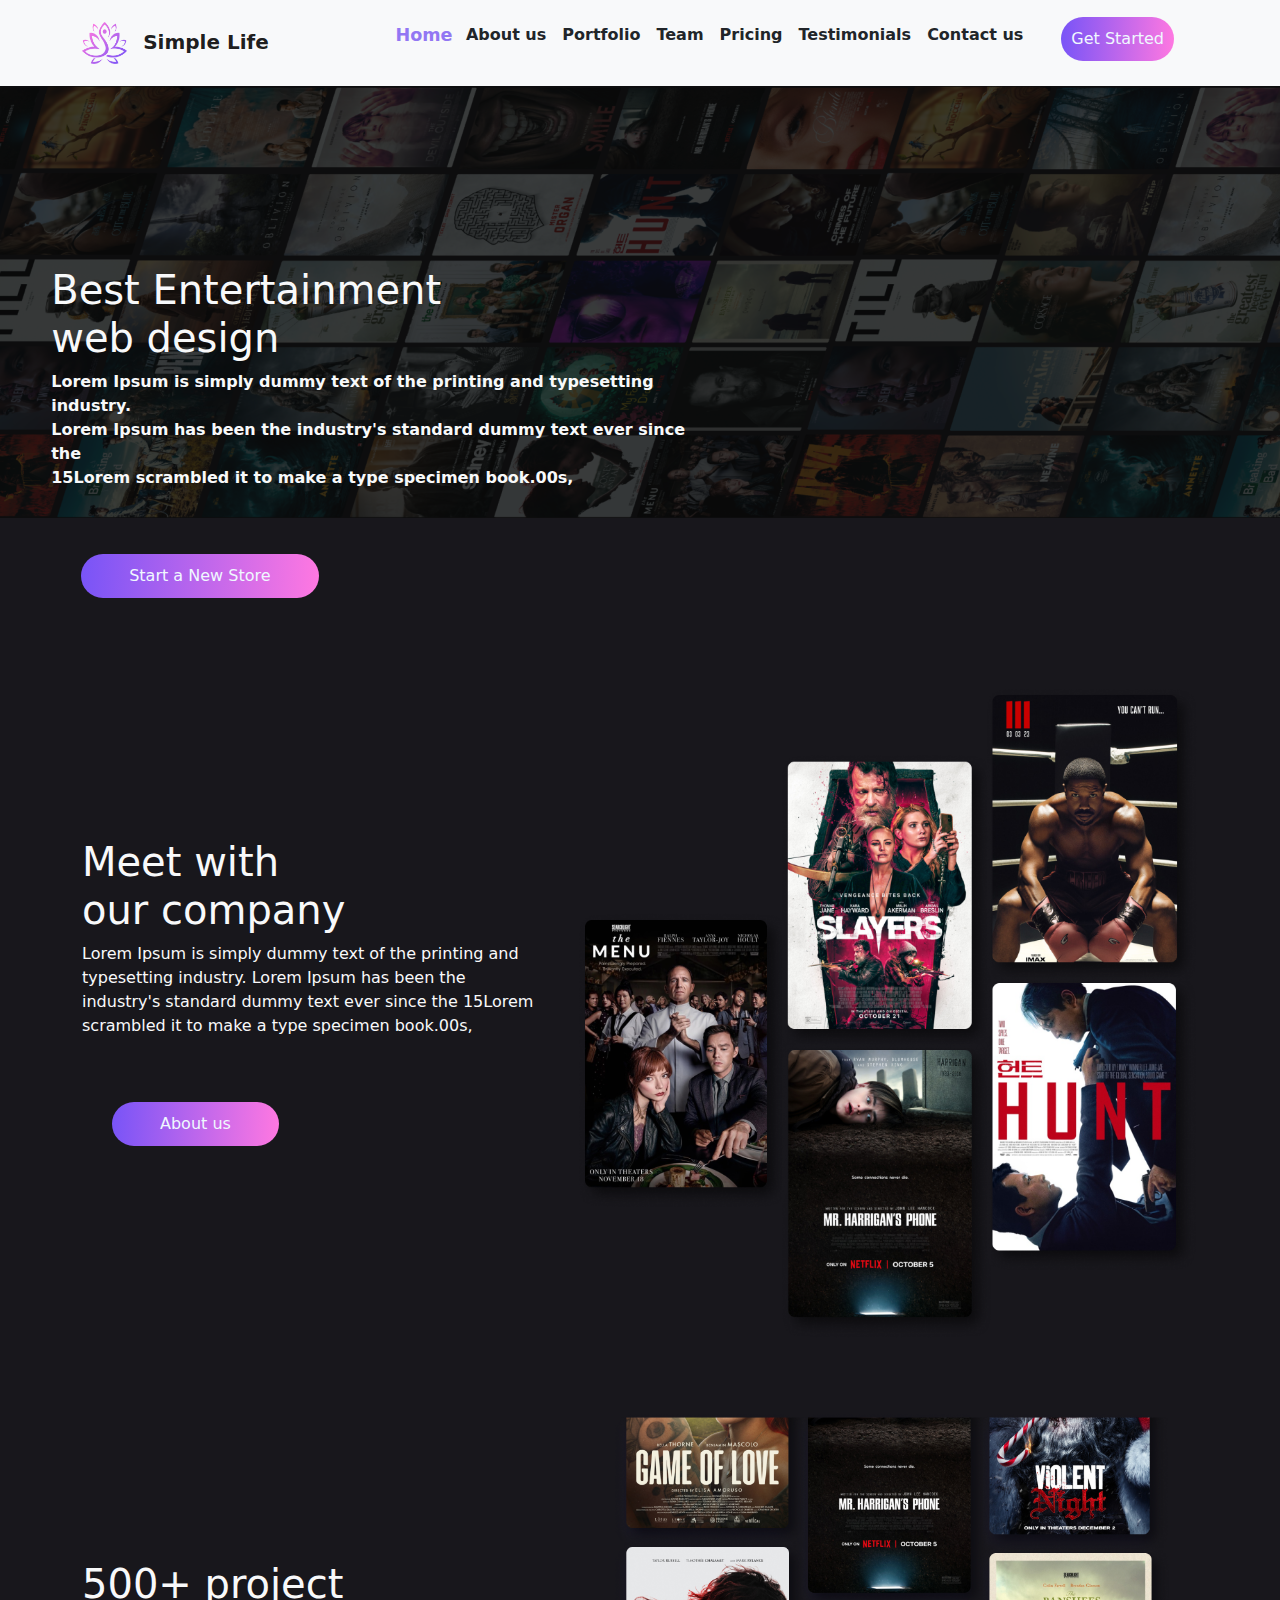
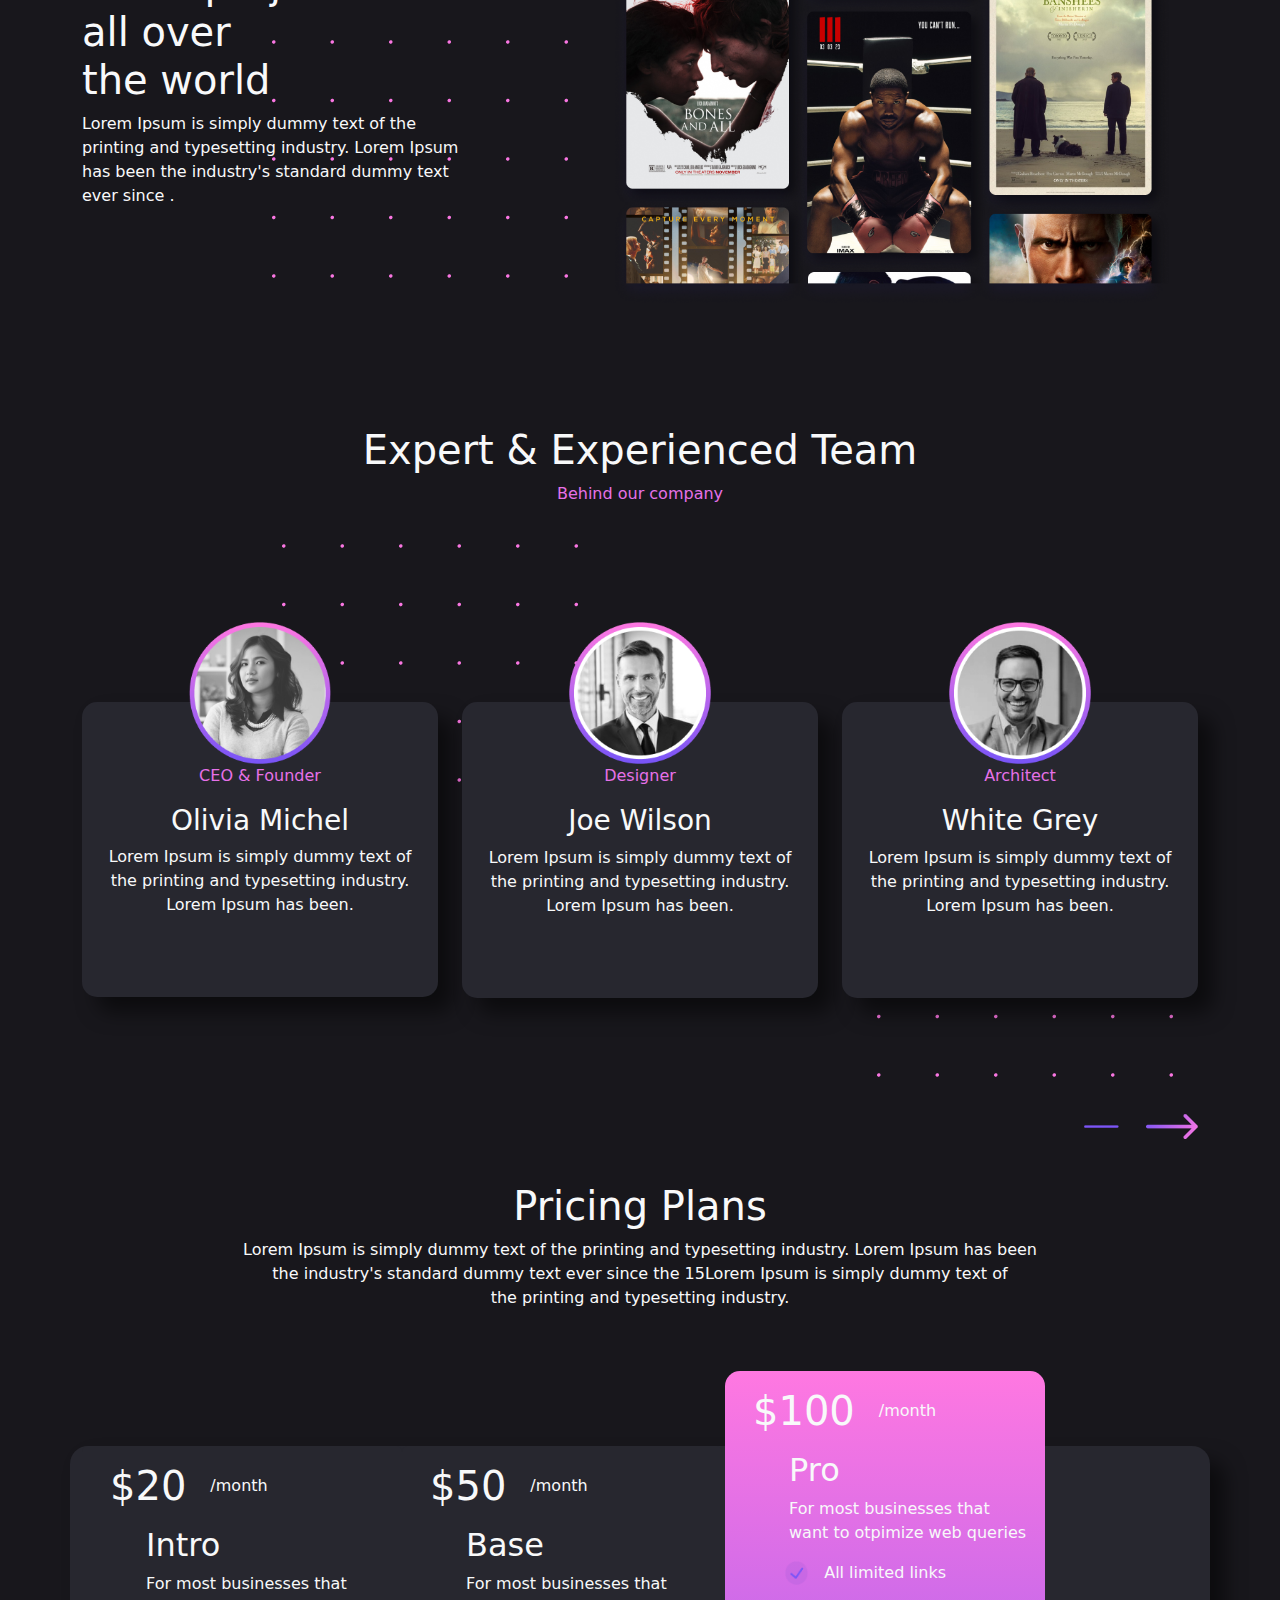
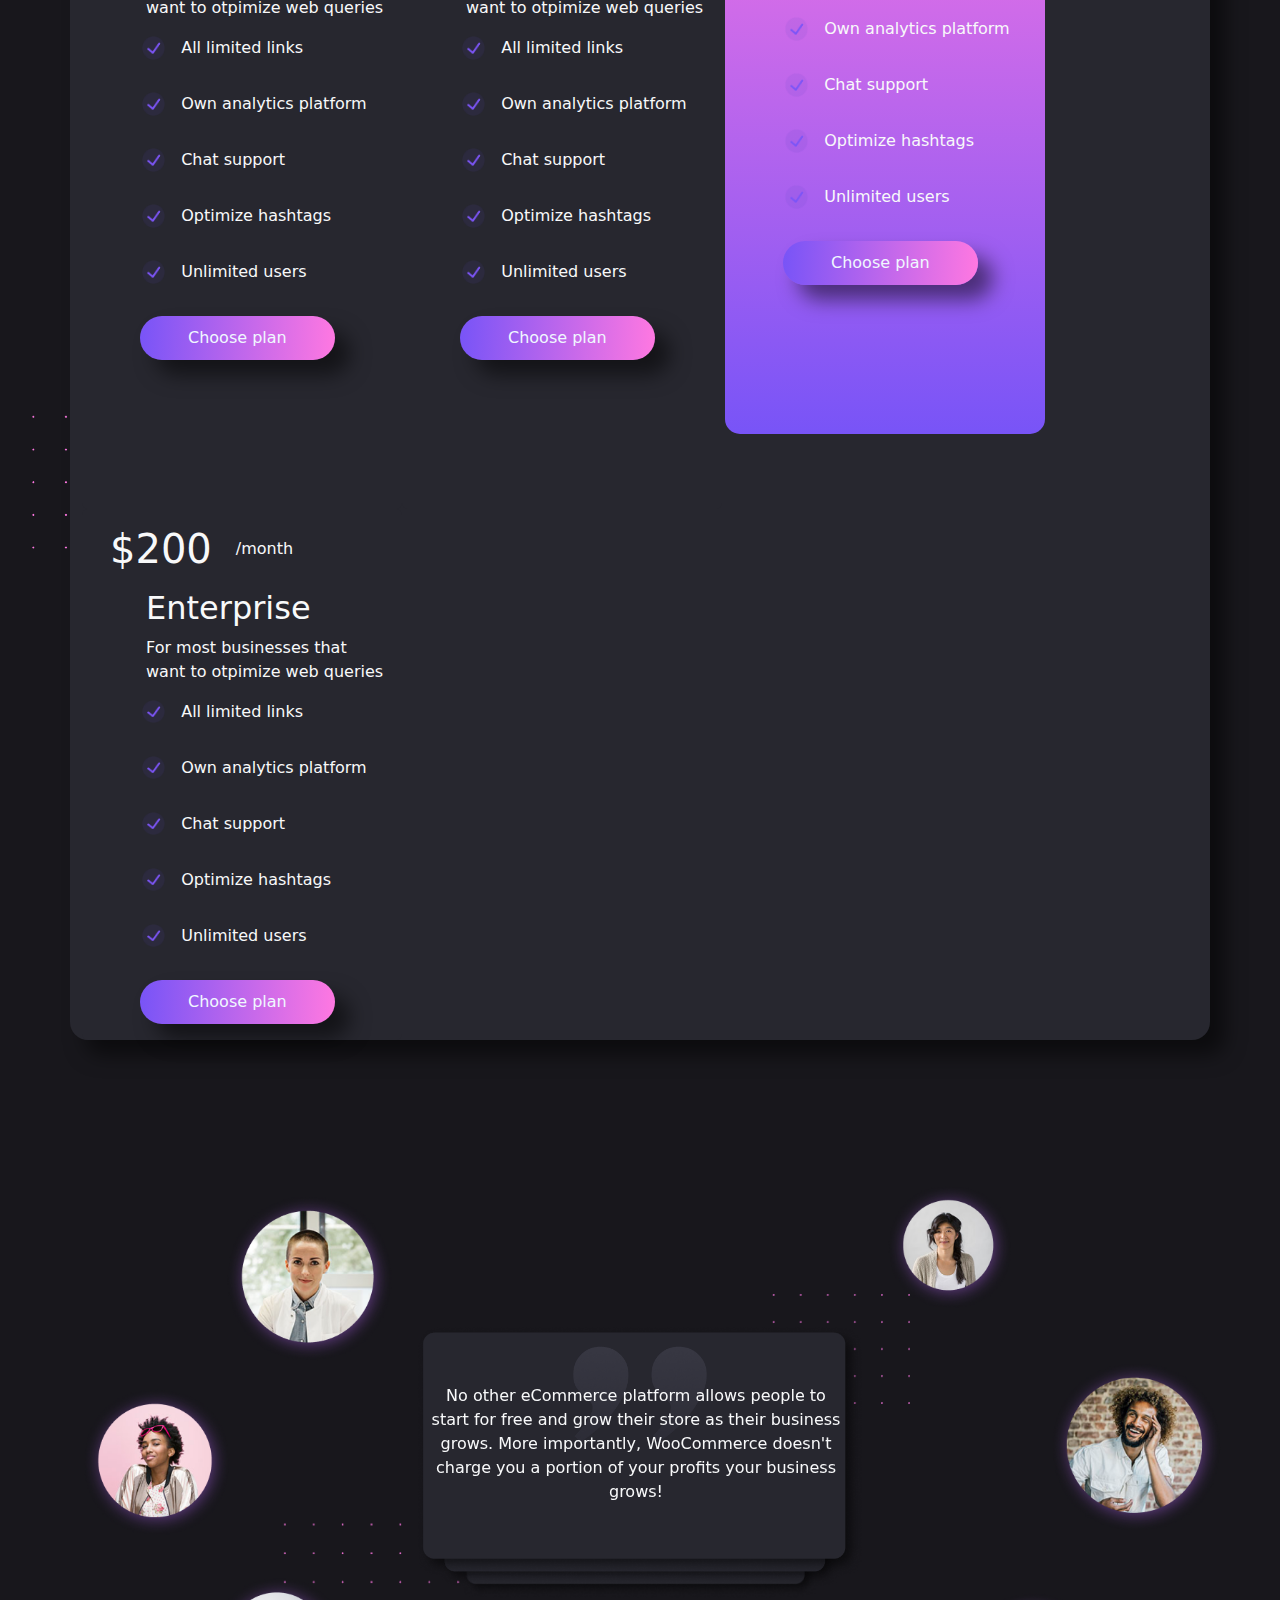
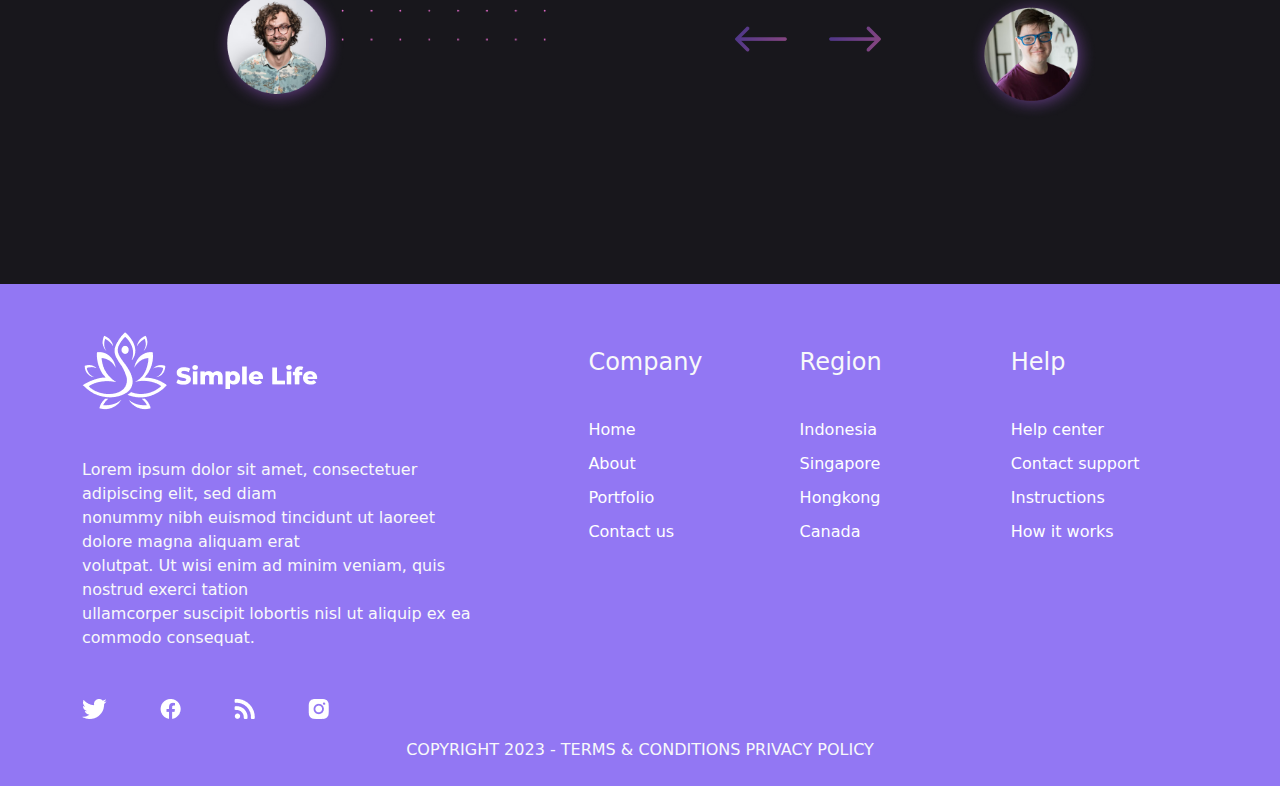
<file: index.html>
<!DOCTYPE html>
<html lang="en">
  <head>
    <meta charset="UTF-8" />
    <meta http-equiv="X-UA-Compatible" content="IE=edge" />
    <meta name="viewport" content="width=device-width, initial-scale=1.0" />
    <title>Simple Life</title>
    <link rel="stylesheet" href="./style.css" />
    <link
      rel="stylesheet"
      href="./fontawesome-free-6.1.2-web/css/all.min.css"
    />
    <link rel="stylesheet" href="./bootstrap/bootstrap.min.css" />
    <link rel="icon" href="./images/Frame.png" />
  </head>
  <body>
    <nav class="navbar navbar-expand-lg bg-light">
      <div class="container">
        <a
          class="navbar-brand d-flex align-items-center gap-3"
          id="mainlogo"
          href="/"
          ><img src="./images/Frame.png" width="20%" alt="jjh" />
          <p style="font-size: 20px; font-weight: bold; margin-top: 14px">
            Simple Life
          </p>
        </a>
        <button
          class="navbar-toggler"
          type="button"
          data-bs-toggle="collapse"
          data-bs-target="#navbarSupportedContent"
          aria-controls="navbarSupportedContent"
          aria-expanded="false"
          aria-label="Toggle navigation"
        >
          <span class="navbar-toggler-icon"></span>
        </button>

        <div
          class="collapse navbar-collapse"
          style="flex-grow: 0"
          id="navbarSupportedContent"
        >
          <ul class="navbar-nav me-auto mb-2 mb-lg-0 align-items-center">
            <li class="nav-item">
              <a
                class="nav-link active"
                style="font-weight: bold"
                aria-current="page"
                href="/"
                ><p id="frist-link">Home</p></a
              >
            </li>
            <li class="nav-item">
              <a
                class="nav-link text-dark"
                style="font-weight: bold"
                href="./about_us.html"
                ><p id="second-link">About us</p></a
              >
            </li>
            <li class="nav-item">
              <a
                class="nav-link text-dark"
                style="font-weight: bold"
                href="./portfolio.html"
                ><p id="third-link">Portfolio</p></a
              >
            </li>
            <li class="nav-item">
              <a
                class="nav-link text-dark"
                style="font-weight: bold"
                href="./team.html"
                ><p id="fivth-link">Team</p></a
              >
            </li>
            <li class="nav-item">
              <a class="nav-link text-dark" style="font-weight: bold" href="./pricing.html"
                ><p id="sixth-link">Pricing</p></a
              >
            </li>
            <li class="nav-item">
              <a class="nav-link text-dark" style="font-weight: bold" href="./testimoonials.html"
                ><p id="seventh-link">Testimonials</p></a
              >
            </li>
            <li class="nav-item">
              <a
                class="nav-link text-dark"
                style="font-weight: bold"
                href="./contact_us.html"
                ><p id="fourth-link">Contact us</p></a
              >
            </li>
            <a href="./login.html">
              <button id="nav-button" class="me-4 mb-2">Get Started</button></a
            >
          </ul>
        </div>
      </div>
    </nav>

    <div id="homepage">
      <div id="frist-sec">
        <div id="img-back">
          <div>
            <div class="d-flex" id="anmation-slider">
              <img src="./images/Group 373932 1.png" alt="" />
              <img src="./images/Group 373932 1.png" alt="" />
              <img src="./images/Group 373932 1.png" alt="" />
              <img src="./images/Group 373932 1.png" alt="" />
              <img src="./images/Group 373932 1.png" alt="" />
              <img src="./images/Group 373932 1.png" alt="" />
              <img src="./images/Group 373932 1.png" alt="" />
              <img src="./images/Group 373932 1.png" alt="" />
              <img src="./images/Group 373932 1.png" alt="" />
              <img src="./images/Group 373932 1.png" alt="" />
            </div>
            <div id="index"></div>
          </div>
        </div>

        <div class="text-light" id="header-text">
          <h1>
            Best Entertainment<br />
            web design
          </h1>
          <p>
            Lorem Ipsum is simply dummy text of the printing and typesetting
            industry. <br />
            Lorem Ipsum has been the industry's standard dummy text ever since
            the <br />
            15Lorem scrambled it to make a type specimen book.00s,
          </p>
          <button class="px-5 mt-5" id="nav-button">Start a New Store</button>
        </div>
      </div>

      <div id="second-sec" class="container">
        <div class="text-light" id="second-sec-text">
          <h1>
            Meet with <br />
            our company
          </h1>
          <p>
            Lorem Ipsum is simply dummy text of the printing and <br />
            typesetting industry. Lorem Ipsum has been the <br />
            industry's standard dummy text ever since the 15Lorem <br />
            scrambled it to make a type specimen book.00s,
          </p>
          <a href="./about_us.html"
            ><button class="px-5 mt-5" id="nav-button">About us</button></a
          >
        </div>

        <div>
          <img src="./images/Photo.png" width="100%" alt="" />
        </div>
      </div>
      <br /><br /><br />
      <div id="second-sec" class="container">
        <div class="text-light" id="second-sec-text">
          <h1>
            500+ project <br />
            all over <br />
            the world
          </h1>
          <p>
            Lorem Ipsum is simply dummy text of the <br />
            printing and typesetting industry. Lorem Ipsum <br />
            has been the industry's standard dummy text <br />
            ever since .
          </p>
        </div>
        <img id="decor" src="./images/Decor.png" alt="" />
        <div>
          <img src="./images/Photo slider.png" width="100%" alt="" />
        </div>
      </div>

      <br /><br /><br /><br /><br />

      <div id="expert-team" class="container text-light">
        <div class="text-center">
          <h1>Expert & Experienced Team</h1>
          <p id="behind-text">Behind our company</p>
        </div>

        <div class="row text-center" style="margin-top: 100px">
          <div
            id="border-trans"
            class="col-lg-4 col-md-4 col-sm-12 m-auto mt-5 pt-5"
          >
            <div id="hover-effect">
              <img
                src="./images/Group 37343.png"
                width="40%"
                style="position: relative; bottom: 80px"
                alt=""
              />

              <p id="behind-text">CEO & Founder</p>
              <h3>Olivia Michel</h3>
              <p>
                Lorem Ipsum is simply dummy text of <br />
                the printing and typesetting industry. <br />
                Lorem Ipsum has been.
              </p>
            </div>
          </div>

          <div
            id="border-trans"
            class="col-lg-4 col-md-4 col-sm-12 m-auto mt-5 pt-5"
          >
            <div id="hover-effect">
              <img
                src="./images/Group 37342.png"
                width="40%"
                style="position: relative; bottom: 80px"
                alt=""
              />

              <p id="behind-text">Designer</p>
              <h3>Joe Wilson</h3>
              <p>
                Lorem Ipsum is simply dummy text of <br />
                the printing and typesetting industry. <br />
                Lorem Ipsum has been.
              </p>
            </div>
          </div>
          <div
            id="border-trans"
            class="col-lg-4 col-md-4 col-sm-12 m-auto mt-5 pt-5"
          >
            <div id="hover-effect">
              <img
                src="./images/Group 95.png"
                width="40%"
                style="position: relative; bottom: 80px"
                alt=""
              />

              <p id="behind-text">Architect</p>
              <h3>White Grey</h3>
              <p>
                Lorem Ipsum is simply dummy text of <br />
                the printing and typesetting industry. <br />
                Lorem Ipsum has been.
              </p>
            </div>
          </div>
        </div>
        <img id="decor1" src="./images/Decor.png" alt="" />
        <img id="decor2" src="./images/Decor.png" alt="" />
        <img id="decor3" src="./images/Unionfd.png" alt="" />
      </div>

      <br /><br /><br /><br /><br /><br /><br />

      <div id="pr" class="container text-light">
        <div class="text-center">
          <h1>Pricing Plans</h1>
          <p>
            Lorem Ipsum is simply dummy text of the printing and typesetting
            industry. Lorem Ipsum has been <br />
            the industry's standard dummy text ever since the 15Lorem Ipsum is
            simply dummy text of <br />
            the printing and typesetting industry.
          </p>
        </div>
      </div>
      <br /><br /><br /><br /><br />

      <div
        id="pricing"
        class="container row m-auto"
        style="
          background: #27272f;
          border-radius: 18px;
          box-shadow: 15px 15px 20px rgba(0, 0, 0, 0.5);
        "
      >
        <div
          class="card text-light col-4"
          id="priceing-hovering1"
          style="width: 20rem; border: none; background: #27272f"
        >
          <div class="card-body">
            <div class="card-title">
              <div class="d-flex align-items-center">
                <h1>$20</h1>
                <p class="ms-4 mt-2">/month</p>
              </div>
            </div>
            <div class="container ms-4">
              <h2 class="card-title">Intro</h2>
              <p class="card-text">
                For most businesses that want to otpimize web queries
              </p>
            </div>
            <div class="card-text">
              <ul type="none">
                <li class="d-flex gap-3 my-3">
                  <img
                    src="./images/check-circle-1.png"
                    width="10%"
                    height="10%"
                  />
                  <p>All limited links</p>
                </li>
                <li class="d-flex gap-3 my-3">
                  <img
                    src="./images/check-circle-1.png"
                    width="10%"
                    height="10%"
                  />
                  <p>Own analytics platform</p>
                </li>
                <li class="d-flex gap-3 my-3">
                  <img
                    src="./images/check-circle-1.png"
                    width="10%"
                    height="10%"
                  />
                  <p>Chat support</p>
                </li>
                <li class="d-flex gap-3 my-3">
                  <img
                    src="./images/check-circle-1.png"
                    width="10%"
                    height="10%"
                  />
                  <p>Optimize hashtags</p>
                </li>
                <li class="d-flex gap-3 my-3">
                  <img
                    src="./images/check-circle-1.png"
                    width="10%"
                    height="10%"
                  />
                  <p>Unlimited users</p>
                </li>
              </ul>
            </div>
            <a
              href="#"
              class="btn btn-primary px-5"
              style="box-shadow: 15px 15px 20px rgba(0, 0, 0, 0.5)"
              id="nav-button"
              >Choose plan</a
            >
          </div>
        </div>
        <div
          class="card text-light col-4"
          id="priceing-hovering1"
          style="width: 20rem; border: none; background: #27272f"
        >
          <div class="card-body">
            <div class="card-title">
              <div class="d-flex align-items-center">
                <h1>$50</h1>
                <p class="ms-4 mt-2">/month</p>
              </div>
            </div>
            <div class="container ms-4">
              <h2 class="card-title">Base</h2>
              <p class="card-text">
                For most businesses that want to otpimize web queries
              </p>
            </div>
            <div class="card-text">
              <ul type="none">
                <li class="d-flex gap-3 my-3">
                  <img
                    src="./images/check-circle-1.png"
                    width="10%"
                    height="10%"
                  />
                  <p>All limited links</p>
                </li>
                <li class="d-flex gap-3 my-3">
                  <img
                    src="./images/check-circle-1.png"
                    width="10%"
                    height="10%"
                  />
                  <p>Own analytics platform</p>
                </li>
                <li class="d-flex gap-3 my-3">
                  <img
                    src="./images/check-circle-1.png"
                    width="10%"
                    height="10%"
                  />
                  <p>Chat support</p>
                </li>
                <li class="d-flex gap-3 my-3">
                  <img
                    src="./images/check-circle-1.png"
                    width="10%"
                    height="10%"
                  />
                  <p>Optimize hashtags</p>
                </li>
                <li class="d-flex gap-3 my-3">
                  <img
                    src="./images/check-circle-1.png"
                    width="10%"
                    height="10%"
                  />
                  <p>Unlimited users</p>
                </li>
              </ul>
            </div>
            <a
              href="#"
              class="btn btn-primary px-5"
              style="box-shadow: 15px 15px 20px rgba(0, 0, 0, 0.5)"
              id="nav-button"
              >Choose plan</a
            >
          </div>
          <img id="decor4" src="./images/Decor.png" alt="" />
          <img id="decor5" src="./images/Group 37362hh.png" alt="" />
        </div>

        <div
          class="card text-light col-4"
          id="priceing-hovering"
          style="width: 20rem; border: none; background: #27272f"
        >
          <div class="card-body">
            <div class="card-title">
              <div class="d-flex align-items-center">
                <h1>$100</h1>
                <p class="ms-4 mt-2">/month</p>
              </div>
            </div>
            <div class="container ms-4">
              <h2 class="card-title">Pro</h2>
              <p class="card-text">
                For most businesses that want to otpimize web queries
              </p>
            </div>
            <div class="card-text">
              <ul type="none">
                <li class="d-flex gap-3 my-3">
                  <img
                    src="./images/check-circle-1.png"
                    width="10%"
                    height="10%"
                  />
                  <p>All limited links</p>
                </li>
                <li class="d-flex gap-3 my-3">
                  <img
                    src="./images/check-circle-1.png"
                    width="10%"
                    height="10%"
                  />
                  <p>Own analytics platform</p>
                </li>
                <li class="d-flex gap-3 my-3">
                  <img
                    src="./images/check-circle-1.png"
                    width="10%"
                    height="10%"
                  />
                  <p>Chat support</p>
                </li>
                <li class="d-flex gap-3 my-3">
                  <img
                    src="./images/check-circle-1.png"
                    width="10%"
                    height="10%"
                  />
                  <p>Optimize hashtags</p>
                </li>
                <li class="d-flex gap-3 my-3">
                  <img
                    src="./images/check-circle-1.png"
                    width="10%"
                    height="10%"
                  />
                  <p>Unlimited users</p>
                </li>
              </ul>
            </div>
            <a
              href="#"
              class="btn btn-primary px-5"
              style="box-shadow: 15px 15px 20px rgba(0, 0, 0, 0.5)"
              id="nav-button"
            >
              Choose plan</a
            >
          </div>
        </div>

        <div
          class="card text-light col-4"
          id="priceing-hovering1"
          style="width: 20rem; border: none; background: #27272f"
        >
          <div class="card-body">
            <div class="card-title">
              <div class="d-flex align-items-center">
                <h1>$200</h1>
                <p class="ms-4 mt-2">/month</p>
              </div>
            </div>
            <div class="container ms-4">
              <h2 class="card-title">Enterprise</h2>
              <p class="card-text">
                For most businesses that want to otpimize web queries
              </p>
            </div>
            <div class="card-text">
              <ul type="none">
                <li class="d-flex gap-3 my-3">
                  <img
                    src="./images/check-circle-1.png"
                    width="10%"
                    height="10%"
                    height="10%"
                  />
                  <p>All limited links</p>
                </li>
                <li class="d-flex gap-3 my-3">
                  <img
                    src="./images/check-circle-1.png"
                    width="10%"
                    height="10%"
                  />
                  <p>Own analytics platform</p>
                </li>
                <li class="d-flex gap-3 my-3">
                  <img
                    src="./images/check-circle-1.png"
                    width="10%"
                    height="10%"
                  />
                  <p>Chat support</p>
                </li>
                <li class="d-flex gap-3 my-3">
                  <img
                    src="./images/check-circle-1.png"
                    width="10%"
                    height="10%"
                  />
                  <p>Optimize hashtags</p>
                </li>
                <li class="d-flex gap-3 my-3">
                  <img
                    src="./images/check-circle-1.png"
                    width="10%"
                    height="10%"
                  />
                  <p>Unlimited users</p>
                </li>
              </ul>
            </div>
            <a
              href="#"
              class="btn btn-primary px-5"
              style="box-shadow: 15px 15px 20px rgba(0, 0, 0, 0.5)"
              id="nav-button"
              >Choose plan</a
            >
          </div>
        </div>
      </div>

      <br /><br /><br /><br />

      <div id="te" class="container m-auto pt-5" style="position: relative">
        <img src="./images/Group 37327.png" id="people-comment" alt="" />
        <img id="decor6" src="./images/Decor.png" alt="" />
        <img id="decor7" src="./images/Group 37362hh.png" alt="" />

        <div
          id="carouselExampleControls"
          class="carousel"
          data-bs-ride="carousel"
        >
          <div id="carouselExampleControls1" class="carousel-inner">
            <div class="carousel-item active" style="height: 400px">
              <p
                class="text-light text-center pe-2"
                id="var-text"
                style="
                  width: 47%;
                  transform: translateY(150%);
                  position: relative;
                  z-index: 199;
                "
              >
                No other eCommerce platform allows people to start for free and
                grow their store as their business grows. More importantly,
                WooCommerce doesn't charge you a portion of your profits your
                business grows!
              </p>
              <img
                src="./images/Rectangle 229g.png"
                class="d-block"
                style="
                  width: 40%;
                  transform: translate(75%, 37%);
                  position: absolute;
                "
                alt="..."
              />
              <img
                src="./images/Rectangle 229g.png"
                class="d-block"
                style="width: 45%; transform: translateY(17%)"
                alt="..."
              />
              <img
                src="./images/Rectangle 229g.png"
                class="d-block"
                style="width: 50%; transform: translateY(-89%)"
                alt="..."
              />
              <img
                src="./images/”.png"
                class="d-block"
                style="width: 15%; transform: translateY(-470%)"
                alt=""
              />
            </div>
            <div class="carousel-item" style="height: 400px">
              <p
                class="text-light text-center pe-2"
                id="var-text"
                style="
                  width: 47%;
                  transform: translateY(150%);
                  position: relative;
                  z-index: 199;
                "
              >
                Lorem ipsum, dolor sit amet consectetur adipisicing elit. Alias,
                repudiandae maxime iure ut exercitationem aliquid, quis
                consequuntur corrupti quam perspiciatis repellat totam officiis
                architecto nulla.
              </p>
              <img
                src="./images/Rectangle 229g.png"
                class="d-block"
                style="
                  width: 40%;
                  transform: translate(75%, 37%);
                  position: absolute;
                "
                alt="..."
              />
              <img
                src="./images/Rectangle 229g.png"
                class="d-block"
                style="width: 45%; transform: translateY(17%)"
                alt="..."
              />
              <img
                src="./images/Rectangle 229g.png"
                class="d-block"
                style="width: 50%; transform: translateY(-89%)"
                alt="..."
              />
              <img
                src="./images/”.png"
                class="d-block"
                style="width: 15%; transform: translateY(-470%)"
                alt=""
              />
            </div>
            <div class="carousel-item" style="height: 400px">
              <p
                class="text-light text-center pe-2"
                id="var-text"
                style="
                  width: 47%;
                  transform: translateY(150%);
                  position: relative;
                  z-index: 199;
                "
              >
                Lorem ipsum dolor sit amet consectetur, adipisicing elit. A
                explicabo libero rem dicta, alias sit? Lorem ipsum dolor sit
                amet. Lorem ipsum dolor sit amet.
              </p>
              <img
                src="./images/Rectangle 229g.png"
                class="d-block"
                style="
                  width: 40%;
                  transform: translate(75%, 37%);
                  position: absolute;
                "
                alt="..."
              />
              <img
                src="./images/Rectangle 229g.png"
                class="d-block"
                style="width: 45%; transform: translateY(17%)"
                alt="..."
              />
              <img
                src="./images/Rectangle 229g.png"
                class="d-block"
                style="width: 50%; transform: translateY(-89%)"
                alt="..."
              />
              <img
                src="./images/”.png"
                class="d-block"
                style="width: 15%; transform: translateY(-470%)"
                alt=""
              />
            </div>
          </div>
          <div id="trdsd-botton">
            <button
              class="carousel-control-prev"
              type="button"
              data-bs-target="#carouselExampleControls"
              data-bs-slide="prev"
            >
              <span aria-hidden="true"
                ><img src="./images/Unionffd.png" alt=""
              /></span>
              <span class="visually-hidden">Previous</span>
            </button>
            <button
              class="carousel-control-next"
              type="button"
              data-bs-target="#carouselExampleControls"
              data-bs-slide="next"
            >
              <span aria-hidden="true"
                ><img src="./images/Uniongj.png" alt=""
              /></span>
              <span class="visually-hidden">Next</span>
            </button>
          </div>
        </div>
      </div>
    </div>

    <footer id="footer-sec" class="text-light">
      <div id="contain-footer-sec" class="container pt-5 pb-5">
        <div>
          <img src="./images/Group 373959.png" alt="" /> <br /><br /><br />
          <p>
            Lorem ipsum dolor sit amet, consectetuer adipiscing elit, sed diam
            <br />
            nonummy nibh euismod tincidunt ut laoreet dolore magna aliquam erat
            <br />
            volutpat. Ut wisi enim ad minim veniam, quis nostrud exerci tation
            <br />
            ullamcorper suscipit lobortis nisl ut aliquip ex ea commodo
            consequat.
          </p>
          <div style="position: relative; bottom: -30px">
            <a href="#"><img src="./images/Vectorjk.png" alt="" /></a>
            <a href="#" class="ms-5"
              ><img src="./images/Vectork.png" alt=""
            /></a>
            <a href="#" class="ms-5"><img src="./images/Union.png" alt="" /></a>
            <a href="#" class="ms-5"
              ><img src="./images/Vector.png" alt=""
            /></a>
          </div>
        </div>

        <div class="row mt-3">
          <br />
          <ul type="none" class="col-4">
            <li><h4>Company</h4></li>
            <br />
            <li style="margin-top: 10px">
              <a href="/" style="text-decoration: none; color: white">Home</a>
            </li>
            <li style="margin-top: 10px">
              <a
                href="./about_us.html"
                style="text-decoration: none; color: white"
                >About</a
              >
            </li>
            <li style="margin-top: 10px">
              <a
                href="./portfolio.html"
                style="text-decoration: none; color: white"
                >Portfolio</a
              >
            </li>
            <li style="margin-top: 10px">
              <a
                href="./contact_us.html"
                style="text-decoration: none; color: white"
              >
                Contact us</a
              >
            </li>
          </ul>
          <ul type="none" class="col-4">
            <li><h4>Region</h4></li>
            <br />
            <li style="margin-top: 10px">
              <a href="" style="text-decoration: none; color: white"
                >Indonesia
              </a>
            </li>
            <li style="margin-top: 10px">
              <a href="" style="text-decoration: none; color: white"
                >Singapore</a
              >
            </li>
            <li style="margin-top: 10px">
              <a href="" style="text-decoration: none; color: white">
                Hongkong</a
              >
            </li>
            <li style="margin-top: 10px">
              <a href="" style="text-decoration: none; color: white">Canada</a>
            </li>
          </ul>
          <ul type="none" class="col-4">
            <li><h4>Help</h4></li>
            <br />
            <li style="margin-top: 10px">
              <a href="" style="text-decoration: none; color: white"
                >Help center</a
              >
            </li>
            <li style="margin-top: 10px">
              <a href="" style="text-decoration: none; color: white"
                >Contact support</a
              >
            </li>
            <li style="margin-top: 10px">
              <a href="" style="text-decoration: none; color: white"
                >Instructions
              </a>
            </li>
            <li style="margin-top: 10px">
              <a href="" style="text-decoration: none; color: white"
                >How it works</a
              >
            </li>
          </ul>
        </div>
      </div>
      <footer class="text-center pb-4">
        COPYRIGHT 2023 - TERMS & CONDITIONS PRIVACY POLICY
      </footer>
    </footer>

    <script src="./app.js"></script>

    <script src="./fontawesome-free-6.1.2-web/js/all.min.js"></script>
    <script src="./bootstrap/bootstrap.bundle.min.js"></script>
  </body>
</html>
</file>
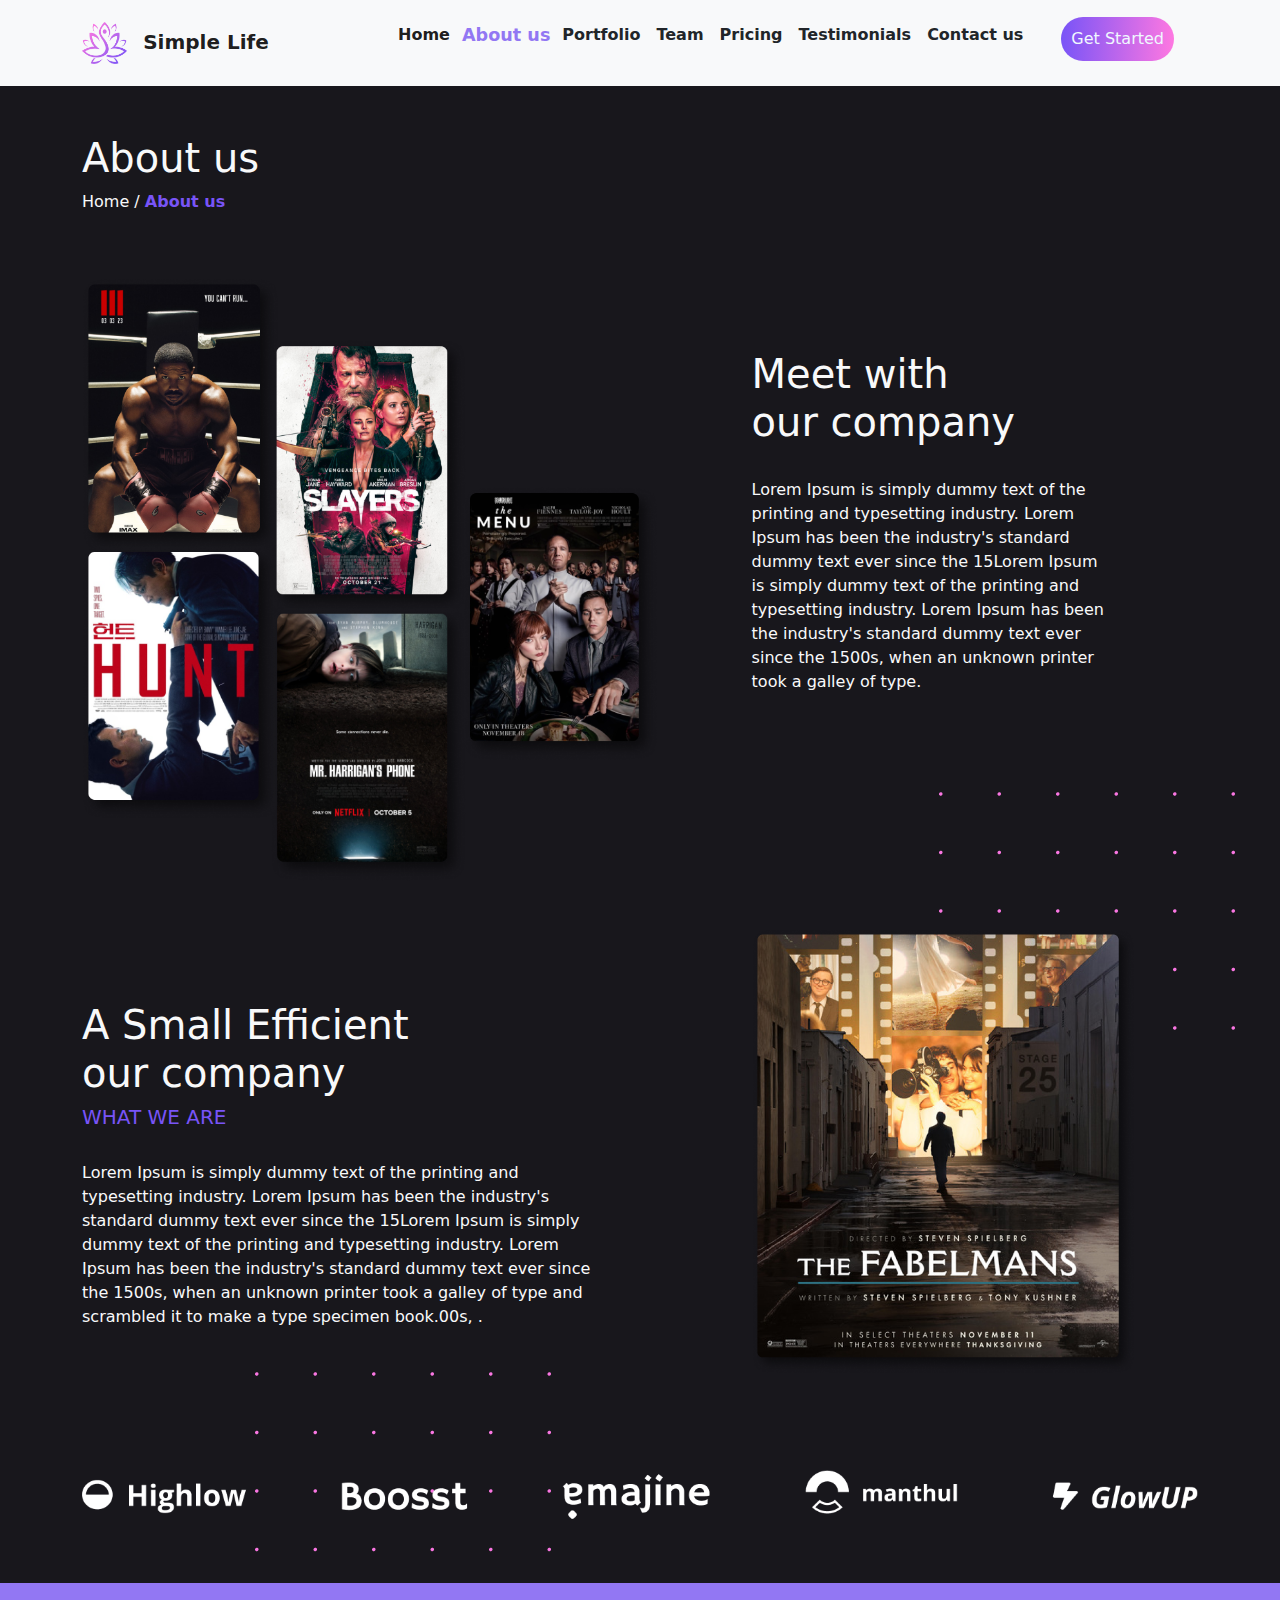
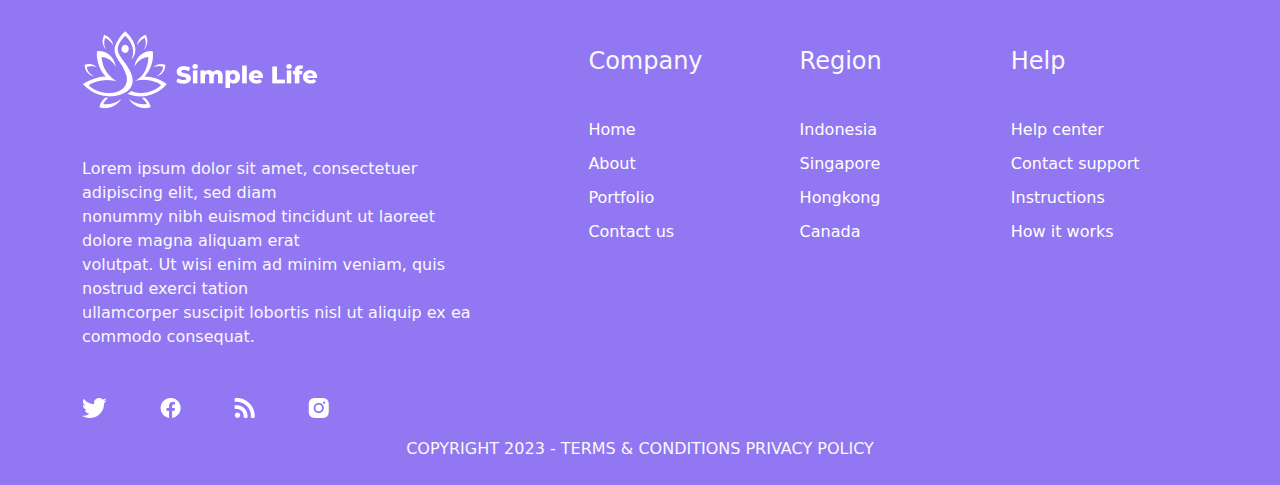
<file: about_us.html>
<!DOCTYPE html>
<html lang="en">
  <head>
    <meta charset="UTF-8" />
    <meta http-equiv="X-UA-Compatible" content="IE=edge" />
    <meta name="viewport" content="width=device-width, initial-scale=1.0" />
    <title>Simple Life</title>
    <link rel="stylesheet" href="./style.css" />
    <link
      rel="stylesheet"
      href="./fontawesome-free-6.1.2-web/css/all.min.css"
    />
    <link rel="stylesheet" href="./bootstrap/bootstrap.min.css" />
    <link rel="icon" href="./images/Frame.png" />
  </head>
  <body>
    <nav class="navbar navbar-expand-lg bg-light">
      <div class="container">
        <a
          class="navbar-brand d-flex align-items-center gap-3"
          id="mainlogo"
          href="/"
          ><img src="./images/Frame.png" width="20%" alt="jjh" />
          <p style="font-size: 20px; font-weight: bold; margin-top: 14px">
            Simple Life
          </p>
        </a>
        <button
          class="navbar-toggler"
          type="button"
          data-bs-toggle="collapse"
          data-bs-target="#navbarSupportedContent"
          aria-controls="navbarSupportedContent"
          aria-expanded="false"
          aria-label="Toggle navigation"
        >
          <span class="navbar-toggler-icon"></span>
        </button>

        <div
          class="collapse navbar-collapse"
          style="flex-grow: 0"
          id="navbarSupportedContent"
        >
          <ul class="navbar-nav me-auto mb-2 mb-lg-0 align-items-center">
            <li class="nav-item">
              <a
                class="nav-link active"
                style="font-weight: bold"
                aria-current="page"
                href="/"
                ><p id="frist-link">Home</p></a
              >
            </li>
            <li class="nav-item">
              <a
                class="nav-link text-dark"
                style="font-weight: bold"
                href="./about_us.html"
                ><p id="second-link">About us</p></a
              >
            </li>
            <li class="nav-item">
              <a
                class="nav-link text-dark"
                style="font-weight: bold"
                href="./portfolio.html"
                ><p id="third-link">Portfolio</p></a
              >
            </li>
            <li class="nav-item">
              <a
                class="nav-link text-dark"
                style="font-weight: bold"
                href="./team.html"
                ><p id="fivth-link">Team</p></a
              >
            </li>
            <li class="nav-item">
              <a class="nav-link text-dark" style="font-weight: bold" href="./pricing.html"
                ><p id="sixth-link">Pricing</p></a
              >
            </li>
            <li class="nav-item">
              <a class="nav-link text-dark" style="font-weight: bold" href="./testimoonials.html"
                ><p id="seventh-link">Testimonials</p></a
              >
            </li>
            <li class="nav-item">
              <a
                class="nav-link text-dark"
                style="font-weight: bold"
                href="./contact_us.html"
                ><p id="fourth-link">Contact us</p></a
              >
            </li>
            <a href="./login.html">
              <button id="nav-button" class="me-4 mb-2">Get Started</button></a
            >
          </ul>
        </div>
      </div>
    </nav>

    <div class="container text-light mt-5">
      <h1>About us</h1>
      <p>Home / <strong style="color: #7854f7"> About us</strong></p>
      <br /><br />

      <div id="frisr-about-sec">
        <div>
          <img src="./images/Photogj.png" width="86%" alt="" />
        </div>
        <div>
          <br /><br /><br />
          <h1>
            Meet with <br />
            our company
          </h1>
          <br />
          <p style="width: 80%">
            Lorem Ipsum is simply dummy text of the printing and typesetting
            industry. Lorem Ipsum has been the industry's standard dummy text
            ever since the 15Lorem Ipsum is simply dummy text of the printing
            and typesetting industry. Lorem Ipsum has been the industry's
            standard dummy text ever since the 1500s, when an unknown printer
            took a galley of type.
          </p>
          <img src="./images/Decor.png" id="decor9" alt="" />
        </div>
      </div>

      <br /><br />
      <div id="second-about-sec">
        <div>
          <br /><br /><br />
          <h1>
            A Small Efficient <br />
            our company
          </h1>
          <h5 style="color: #7854f7">WHAT WE ARE</h5>
          <br />
          <p>
            Lorem Ipsum is simply dummy text of the printing and <br />
            typesetting industry. Lorem Ipsum has been the industry's <br />
            standard dummy text ever since the 15Lorem Ipsum is simply <br />
            dummy text of the printing and typesetting industry. Lorem<br />
            Ipsum has been the industry's standard dummy text ever since<br />
            the 1500s, when an unknown printer took a galley of type and<br />
            scrambled it to make a type specimen book.00s, .
          </p>
          <img src="./images/Decor.png" id="decor99" alt="" />
        </div>
        <div>
          <img src="./images/image 82.png" width="86%" alt="" />
        </div>
      </div>

      <div class="row mt-5 pt-5">
        <img class="col-12" src="./images/clientLogo.png" alt="" />
      </div>
    </div>

    <footer id="footer-sec2" class="text-light">
      <div id="contain-footer-sec" class="container pt-5 pb-5">
        <div>
          <img src="./images/Group 373959.png" alt="" /> <br /><br /><br />
          <p>
            Lorem ipsum dolor sit amet, consectetuer adipiscing elit, sed diam
            <br />
            nonummy nibh euismod tincidunt ut laoreet dolore magna aliquam erat
            <br />
            volutpat. Ut wisi enim ad minim veniam, quis nostrud exerci tation
            <br />
            ullamcorper suscipit lobortis nisl ut aliquip ex ea commodo
            consequat.
          </p>
          <div style="position: relative; bottom: -30px">
            <a href="#"><img src="./images/Vectorjk.png" alt="" /></a>
            <a href="#" class="ms-5"
              ><img src="./images/Vectork.png" alt=""
            /></a>
            <a href="#" class="ms-5"><img src="./images/Union.png" alt="" /></a>
            <a href="#" class="ms-5"
              ><img src="./images/Vector.png" alt=""
            /></a>
          </div>
        </div>

        <div class="row mt-3">
          <br />
          <ul type="none" class="col-4">
            <li><h4>Company</h4></li>
            <br />
            <li style="margin-top: 10px">
              <a href="/" style="text-decoration: none; color: white">Home</a>
            </li>
            <li style="margin-top: 10px">
              <a
                href="./about_us.html"
                style="text-decoration: none; color: white"
                >About</a
              >
            </li>
            <li style="margin-top: 10px">
              <a
                href="./portfolio.html"
                style="text-decoration: none; color: white"
                >Portfolio</a
              >
            </li>
            <li style="margin-top: 10px">
              <a
                href="./contact_us.html"
                style="text-decoration: none; color: white"
              >
                Contact us</a
              >
            </li>
          </ul>
          <ul type="none" class="col-4">
            <li><h4>Region</h4></li>
            <br />
            <li style="margin-top: 10px">
              <a href="" style="text-decoration: none; color: white"
                >Indonesia
              </a>
            </li>
            <li style="margin-top: 10px">
              <a href="" style="text-decoration: none; color: white"
                >Singapore</a
              >
            </li>
            <li style="margin-top: 10px">
              <a href="" style="text-decoration: none; color: white">
                Hongkong</a
              >
            </li>
            <li style="margin-top: 10px">
              <a href="" style="text-decoration: none; color: white">Canada</a>
            </li>
          </ul>
          <ul type="none" class="col-4">
            <li><h4>Help</h4></li>
            <br />
            <li style="margin-top: 10px">
              <a href="" style="text-decoration: none; color: white"
                >Help center</a
              >
            </li>
            <li style="margin-top: 10px">
              <a href="" style="text-decoration: none; color: white"
                >Contact support</a
              >
            </li>
            <li style="margin-top: 10px">
              <a href="" style="text-decoration: none; color: white"
                >Instructions
              </a>
            </li>
            <li style="margin-top: 10px">
              <a href="" style="text-decoration: none; color: white"
                >How it works</a
              >
            </li>
          </ul>
        </div>
      </div>
      <footer class="text-center pb-4">
        COPYRIGHT 2023 - TERMS & CONDITIONS PRIVACY POLICY
      </footer>
    </footer>

    <script src="./app.js"></script>
    <script src="./fontawesome-free-6.1.2-web/js/all.min.js"></script>
    <script src="./bootstrap/bootstrap.bundle.min.js"></script>
  </body>
</html>
</file>
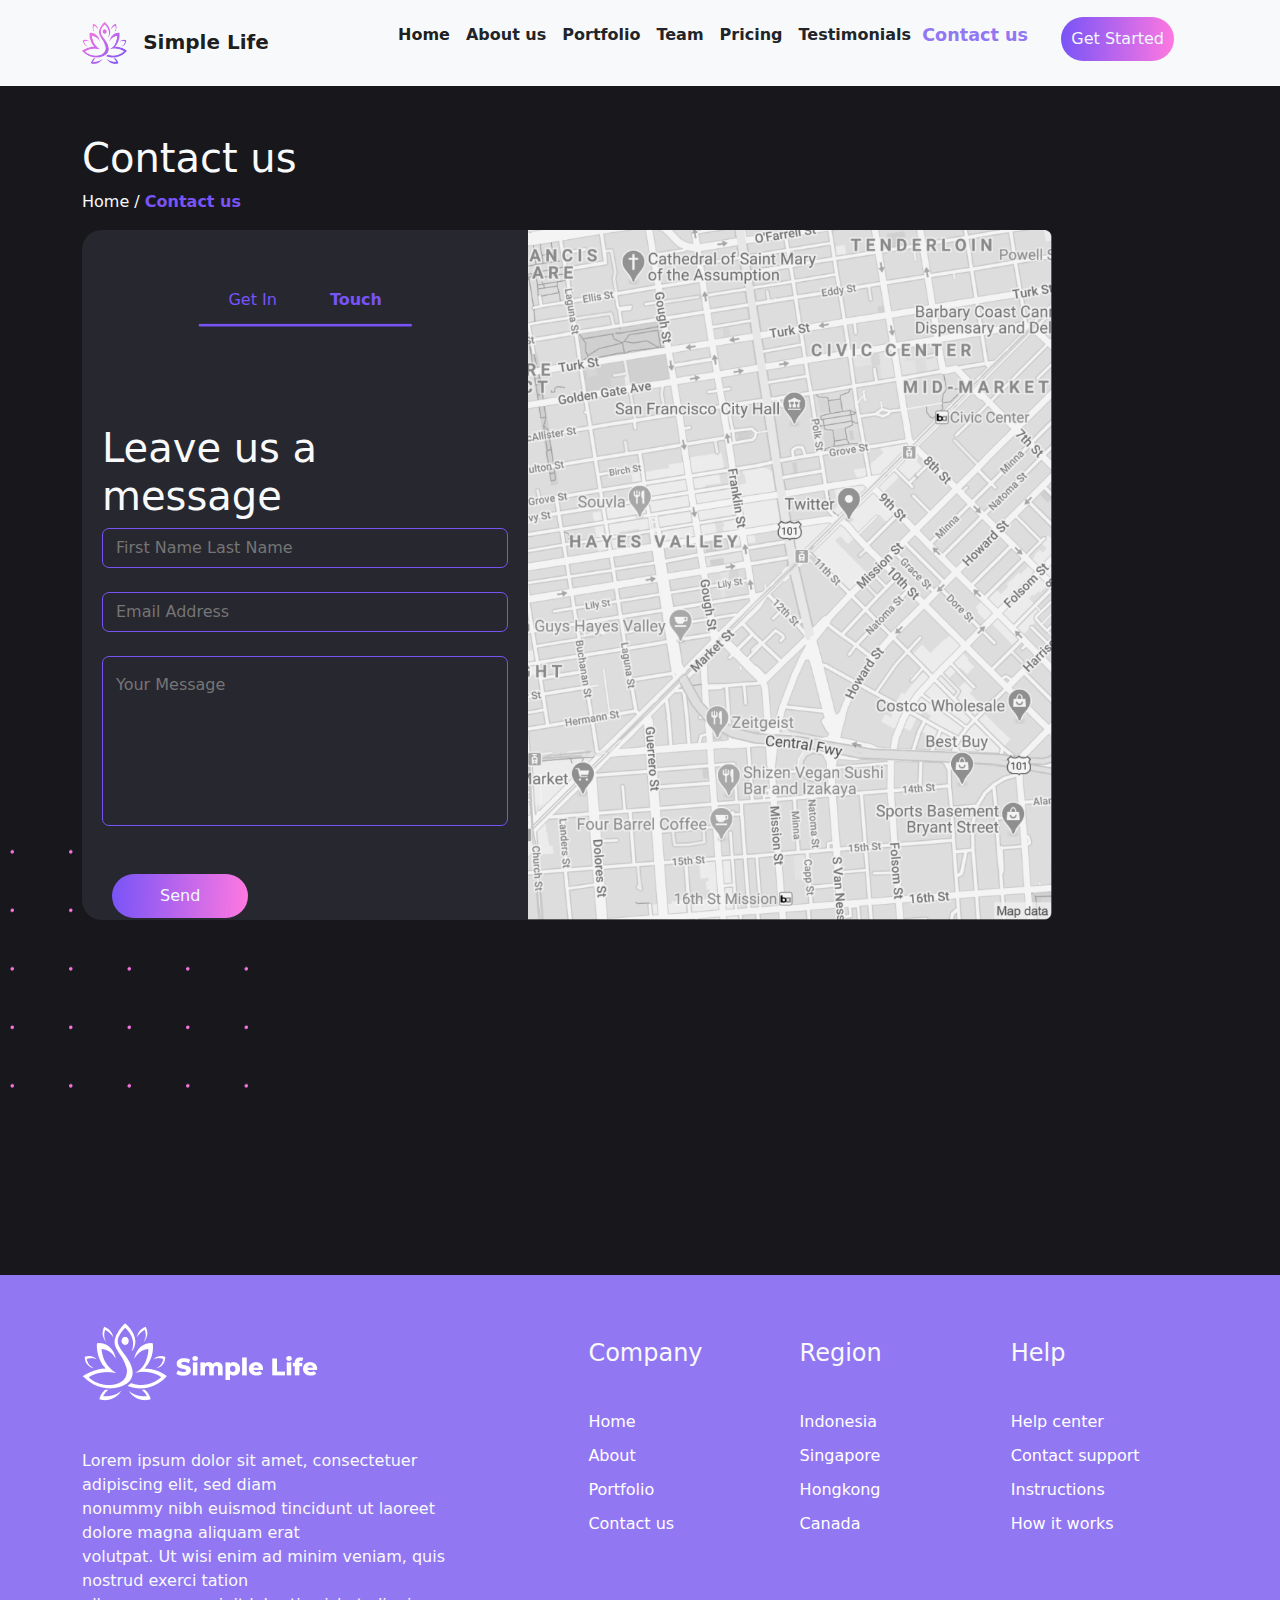
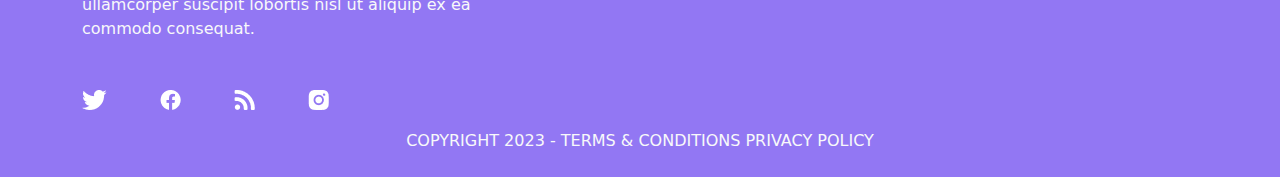
<file: contact_us.html>
<!DOCTYPE html>
<html lang="en">
  <head>
    <meta charset="UTF-8" />
    <meta http-equiv="X-UA-Compatible" content="IE=edge" />
    <meta name="viewport" content="width=device-width, initial-scale=1.0" />
    <title>Simple Life</title>
    <link rel="stylesheet" href="./style.css" />
    <link
      rel="stylesheet"
      href="./fontawesome-free-6.1.2-web/css/all.min.css"
    />
    <link rel="stylesheet" href="./bootstrap/bootstrap.min.css" />
    <link rel="icon" href="./images/Frame.png" />
  </head>
  <body>
    <nav class="navbar navbar-expand-lg bg-light">
      <div class="container">
        <a
          class="navbar-brand d-flex align-items-center gap-3"
          id="mainlogo"
          href="/"
          ><img src="./images/Frame.png" width="20%" alt="jjh" />
          <p style="font-size: 20px; font-weight: bold; margin-top: 14px">
            Simple Life
          </p>
        </a>
        <button
          class="navbar-toggler"
          type="button"
          data-bs-toggle="collapse"
          data-bs-target="#navbarSupportedContent"
          aria-controls="navbarSupportedContent"
          aria-expanded="false"
          aria-label="Toggle navigation"
        >
          <span class="navbar-toggler-icon"></span>
        </button>

        <div
          class="collapse navbar-collapse"
          style="flex-grow: 0"
          id="navbarSupportedContent"
        >
          <ul class="navbar-nav me-auto mb-2 mb-lg-0 align-items-center">
            <li class="nav-item">
              <a
                class="nav-link active"
                style="font-weight: bold"
                aria-current="page"
                href="/"
                ><p id="frist-link">Home</p></a
              >
            </li>
            <li class="nav-item">
              <a
                class="nav-link text-dark"
                style="font-weight: bold"
                href="./about_us.html"
                ><p id="second-link">About us</p></a
              >
            </li>
            <li class="nav-item">
              <a
                class="nav-link text-dark"
                style="font-weight: bold"
                href="./portfolio.html"
                ><p id="third-link">Portfolio</p></a
              >
            </li>
            <li class="nav-item">
              <a
                class="nav-link text-dark"
                style="font-weight: bold"
                href="./team.html"
                ><p id="fivth-link">Team</p></a
              >
            </li>
            <li class="nav-item">
              <a class="nav-link text-dark" style="font-weight: bold" href="./pricing.html"
                ><p id="sixth-link">Pricing</p></a
              >
            </li>
            <li class="nav-item">
              <a class="nav-link text-dark" style="font-weight: bold" href="./testimoonials.html"
                ><p id="seventh-link">Testimonials</p></a
              >
            </li>
            <li class="nav-item">
              <a
                class="nav-link text-dark"
                style="font-weight: bold"
                href="./contact_us.html"
                ><p id="fourth-link">Contact us</p></a
              >
            </li>
            <a href="./login.html">
              <button id="nav-button" class="me-4 mb-2">Get Started</button></a
            >
          </ul>
        </div>
      </div>
    </nav>

    <div class="container text-light mt-5">
      <h1>Contact us</h1>
      <p>Home / <strong style="color: #7854f7"> Contact us</strong></p>

      <div id="contact-section">
        <div id="send-massage">
          <img
            src="./images/Group 37362hh.png"
            class="ms-5 ps-5 mb-5 pb-5"
            id="decor"
            alt=""
          />
          <p class="text-center pt-5" style="color: #7854f7">
            Get In <strong class="ms-5"> Touch</strong> <br />
            <img src="./images/Rectangle 16.png" alt="" />
          </p>
          <br /><br /><br />
          <h1>Leave us a message</h1>

          <input
            type="text"
            id="frist-input1"
            placeholder="First Name Last Name"
          />
          <br /><br />

          <input type="email" id="second-input2" placeholder="Email Address" />
          <br /><br />
          <input type="email" id="third-input3" placeholder="Your Message" />
          <br />
          <button class="px-5 mt-5" style="margin-left: 10px" id="nav-button">
            Send
          </button>
          <img src="./images/Decor.png" id="decore11" alt="" />
        </div>
        <div>
          <img id="map-section" src="./images/Map.png" alt="" />
        </div>
      </div>
    </div>

    <footer id="footer-sec2" class="text-light">
      <div id="contain-footer-sec" class="container pt-5 pb-5">
        <div>
          <img src="./images/Group 373959.png" alt="" /> <br /><br /><br />
          <p>
            Lorem ipsum dolor sit amet, consectetuer adipiscing elit, sed diam
            <br />
            nonummy nibh euismod tincidunt ut laoreet dolore magna aliquam erat
            <br />
            volutpat. Ut wisi enim ad minim veniam, quis nostrud exerci tation
            <br />
            ullamcorper suscipit lobortis nisl ut aliquip ex ea commodo
            consequat.
          </p>
          <div style="position: relative; bottom: -30px">
            <a href="#"><img src="./images/Vectorjk.png" alt="" /></a>
            <a href="#" class="ms-5"
              ><img src="./images/Vectork.png" alt=""
            /></a>
            <a href="#" class="ms-5"><img src="./images/Union.png" alt="" /></a>
            <a href="#" class="ms-5"
              ><img src="./images/Vector.png" alt=""
            /></a>
          </div>
        </div>

        <div class="row mt-3">
          <br />
          <ul type="none" class="col-4">
            <li><h4>Company</h4></li>
            <br />
            <li style="margin-top: 10px">
              <a href="/" style="text-decoration: none; color: white">Home</a>
            </li>
            <li style="margin-top: 10px">
              <a
                href="./about_us.html"
                style="text-decoration: none; color: white"
                >About</a
              >
            </li>
            <li style="margin-top: 10px">
              <a
                href="./portfolio.html"
                style="text-decoration: none; color: white"
                >Portfolio</a
              >
            </li>
            <li style="margin-top: 10px">
              <a
                href="./contact_us.html"
                style="text-decoration: none; color: white"
              >
                Contact us</a
              >
            </li>
          </ul>
          <ul type="none" class="col-4">
            <li><h4>Region</h4></li>
            <br />
            <li style="margin-top: 10px">
              <a href="" style="text-decoration: none; color: white"
                >Indonesia
              </a>
            </li>
            <li style="margin-top: 10px">
              <a href="" style="text-decoration: none; color: white"
                >Singapore</a
              >
            </li>
            <li style="margin-top: 10px">
              <a href="" style="text-decoration: none; color: white">
                Hongkong</a
              >
            </li>
            <li style="margin-top: 10px">
              <a href="" style="text-decoration: none; color: white">Canada</a>
            </li>
          </ul>
          <ul type="none" class="col-4">
            <li><h4>Help</h4></li>
            <br />
            <li style="margin-top: 10px">
              <a href="" style="text-decoration: none; color: white"
                >Help center</a
              >
            </li>
            <li style="margin-top: 10px">
              <a href="" style="text-decoration: none; color: white"
                >Contact support</a
              >
            </li>
            <li style="margin-top: 10px">
              <a href="" style="text-decoration: none; color: white"
                >Instructions
              </a>
            </li>
            <li style="margin-top: 10px">
              <a href="" style="text-decoration: none; color: white"
                >How it works</a
              >
            </li>
          </ul>
        </div>
      </div>
      <footer class="text-center pb-4">
        COPYRIGHT 2023 - TERMS & CONDITIONS PRIVACY POLICY
      </footer>
    </footer>

    <script src="./app.js"></script>

    <script src="./fontawesome-free-6.1.2-web/js/all.min.js"></script>
    <script src="./bootstrap/bootstrap.bundle.min.js"></script>
  </body>
</html>
</file>
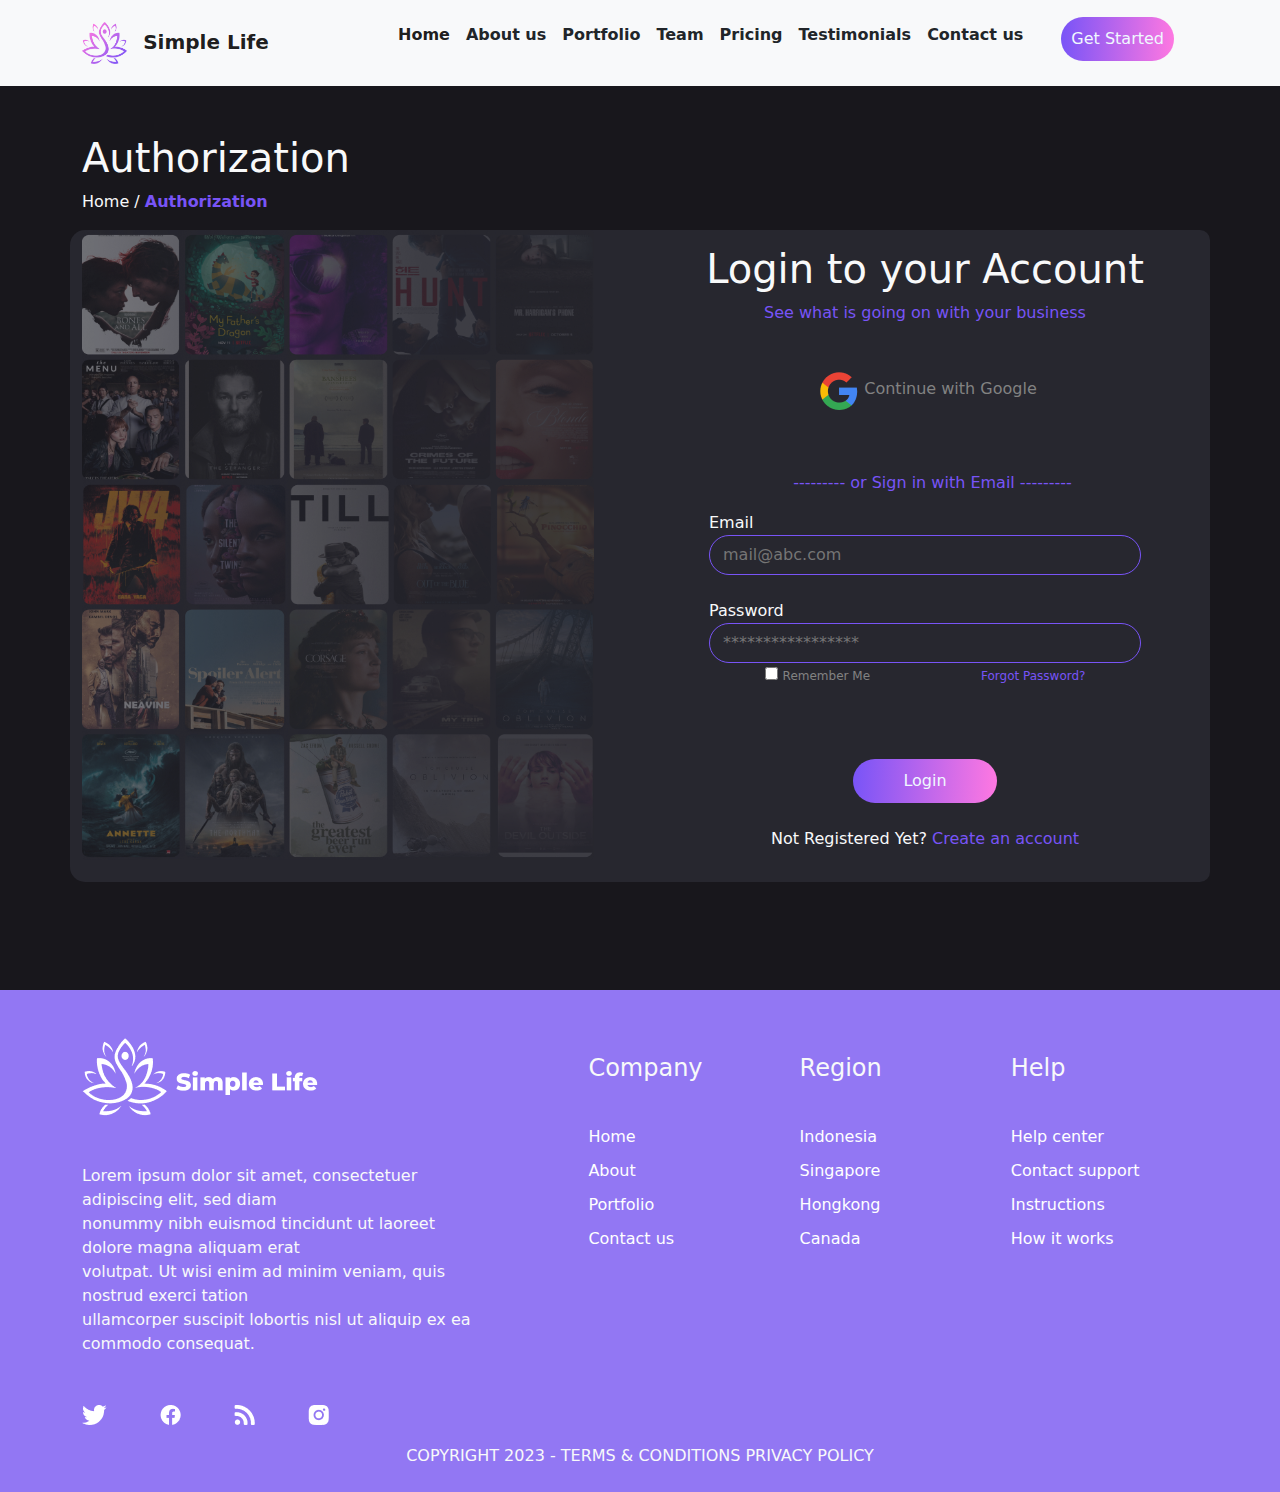
<file: login.html>
<!DOCTYPE html>
<html lang="en">
  <head>
    <meta charset="UTF-8" />
    <meta http-equiv="X-UA-Compatible" content="IE=edge" />
    <meta name="viewport" content="width=device-width, initial-scale=1.0" />
    <title>Simple Life</title>
    <link rel="stylesheet" href="./style.css" />
    <link
      rel="stylesheet"
      href="./fontawesome-free-6.1.2-web/css/all.min.css"
    />
    <link rel="stylesheet" href="./bootstrap/bootstrap.min.css" />
    <link rel="icon" href="./images/Frame.png" />
  </head>
  <body>
    <nav class="navbar navbar-expand-lg bg-light">
      <div class="container">
        <a
          class="navbar-brand d-flex align-items-center gap-3"
          id="mainlogo"
          href="/"
          ><img src="./images/Frame.png" width="20%" alt="jjh" />
          <p style="font-size: 20px; font-weight: bold; margin-top: 14px">
            Simple Life
          </p>
        </a>
        <button
          class="navbar-toggler"
          type="button"
          data-bs-toggle="collapse"
          data-bs-target="#navbarSupportedContent"
          aria-controls="navbarSupportedContent"
          aria-expanded="false"
          aria-label="Toggle navigation"
        >
          <span class="navbar-toggler-icon"></span>
        </button>

        <div
          class="collapse navbar-collapse"
          style="flex-grow: 0"
          id="navbarSupportedContent"
        >
          <ul class="navbar-nav me-auto mb-2 mb-lg-0 align-items-center">
            <li class="nav-item">
              <a
                class="nav-link active"
                style="font-weight: bold"
                aria-current="page"
                href="/"
                ><p id="frist-link">Home</p></a
              >
            </li>
            <li class="nav-item">
              <a
                class="nav-link text-dark"
                style="font-weight: bold"
                href="./about_us.html"
                ><p id="second-link">About us</p></a
              >
            </li>
            <li class="nav-item">
              <a
                class="nav-link text-dark"
                style="font-weight: bold"
                href="./portfolio.html"
                ><p id="third-link">Portfolio</p></a
              >
            </li>
            <li class="nav-item">
              <a
                class="nav-link text-dark"
                style="font-weight: bold"
                href="./team.html"
                ><p id="fivth-link">Team</p></a
              >
            </li>
            <li class="nav-item">
              <a class="nav-link text-dark" style="font-weight: bold" href="./pricing.html"
                ><p id="sixth-link">Pricing</p></a
              >
            </li>
            <li class="nav-item">
              <a class="nav-link text-dark" style="font-weight: bold" href="./testimoonials.html"
                ><p id="seventh-link">Testimonials</p></a
              >
            </li>
            <li class="nav-item">
              <a
                class="nav-link text-dark"
                style="font-weight: bold"
                href="./contact_us.html"
                ><p id="fourth-link">Contact us</p></a
              >
            </li>
            <a href="./login.html">
              <button id="nav-button" class="me-4 mb-2">Get Started</button></a
            >
          </ul>
        </div>
      </div>
    </nav>

    <div class="container text-light mt-5">
      <h1>Authorization</h1>
      <p>Home / <strong style="color: #7854f7"> Authorization</strong></p>

      <div id="login-griding" class="row">
        <div class="col-lg-6 col-md-6 col-sm-12">
          <img
            src="./images/Group 373955ff.png"
            style="position: absolute; z-index: 1; width: 40%; height: 630px"
          />
          <img
            src="./images/Rectangle 3 (1).png"
            style="position: absolute; z-index: 1; width: 40%; height: 630px"
          />
        </div>
        <div
          class="col-lg-6 col-md-6 col-12"
          style="
            padding: 15px;
            z-index: 99;
            border-radius: 0 10px 10px 0;
            background: #27272f;
          "
        >
          <div class="text-center">
            <h1>Login to your Account</h1>
            <p style="color: #7854f7">
              See what is going on with your business
            </p>
            <br />
            <a
              style="text-decoration: none; gap: 9px; color: #828282"
              href="https://accounts.google.com/AccountChooser/signinchooser?pli=1&visit_id=638024407043985297-3236539444&continue=https%3A%2F%2Fsupport.google.com%2Fcorpengkb%2F%3Fpli%3D1&flowName=GlifWebSignIn&flowEntry=AccountChooser"
            >
              <div style="display: inline-flex; align-items: center">
                <img src="./images/image 2.png" alt="" />
                <p class="mb-1">Continue with Google</p>
              </div>
            </a>
            <br /><br /><br />
            <p style="color: #7854f7; margin-left: 15px">
              --------- or Sign in with Email ---------
            </p>
          </div>

          <div id="input-sign">
            <label for="frist-input">Email</label> <br />
            <input type="E-mail" id="frist-input" placeholder="mail@abc.com" />
            <br /><br />
            <label for="second-input">Password</label><br />
            <input
              type="password"
              id="second-input"
              placeholder="*****************"
            />
            <br />

            <div style="display: flex; justify-content: space-around">
              <div>
                <input type="checkbox" id="third-input" />
                <label for="third-input" style="color: #828282; font-size: 12px"
                  >Remember Me</label
                >
              </div>
              <a
                class="mt-1"
                href=""
                style="color: #7854f7; text-decoration: none; font-size: 12px"
              >
                Forgot Password?</a
              >
            </div>
            <br /><br /><br />
            <div class="text-center">
              <button
                style="
                  border: none;
                  padding: 10px 50px;
                  border-radius: 36px;
                  background: linear-gradient(
                    272.29deg,
                    #ff78e1 0%,
                    #7854f7 100%
                  );
                  color: aliceblue;
                "
              >
                Login
              </button>
              <br /><br />
              <p class="">
                Not Registered Yet?
                <a
                  href="./sign_up.html"
                  style="color: #7854f7; text-decoration: none"
                >
                  Create an account</a
                >
              </p>
            </div>
          </div>
        </div>
      </div>
    </div>

    <br /><br />

    <footer id="footer-sec2" class="text-light">
      <div id="contain-footer-sec" class="container pt-5 pb-5">
        <div>
          <img src="./images/Group 373959.png" alt="" /> <br /><br /><br />
          <p>
            Lorem ipsum dolor sit amet, consectetuer adipiscing elit, sed diam
            <br />
            nonummy nibh euismod tincidunt ut laoreet dolore magna aliquam erat
            <br />
            volutpat. Ut wisi enim ad minim veniam, quis nostrud exerci tation
            <br />
            ullamcorper suscipit lobortis nisl ut aliquip ex ea commodo
            consequat.
          </p>
          <div style="position: relative; bottom: -30px">
            <a href="#"><img src="./images/Vectorjk.png" alt="" /></a>
            <a href="#" class="ms-5"
              ><img src="./images/Vectork.png" alt=""
            /></a>
            <a href="#" class="ms-5"><img src="./images/Union.png" alt="" /></a>
            <a href="#" class="ms-5"
              ><img src="./images/Vector.png" alt=""
            /></a>
          </div>
        </div>

        <div class="row mt-3">
          <br />
          <ul type="none" class="col-4">
            <li><h4>Company</h4></li>
            <br />
            <li style="margin-top: 10px">
              <a href="/" style="text-decoration: none; color: white">Home</a>
            </li>
            <li style="margin-top: 10px">
              <a
                href="./about_us.html"
                style="text-decoration: none; color: white"
                >About</a
              >
            </li>
            <li style="margin-top: 10px">
              <a
                href="./portfolio.html"
                style="text-decoration: none; color: white"
                >Portfolio</a
              >
            </li>
            <li style="margin-top: 10px">
              <a
                href="./contact_us.html"
                style="text-decoration: none; color: white"
              >
                Contact us</a
              >
            </li>
          </ul>
          <ul type="none" class="col-4">
            <li><h4>Region</h4></li>
            <br />
            <li style="margin-top: 10px">
              <a href="" style="text-decoration: none; color: white"
                >Indonesia
              </a>
            </li>
            <li style="margin-top: 10px">
              <a href="" style="text-decoration: none; color: white"
                >Singapore</a
              >
            </li>
            <li style="margin-top: 10px">
              <a href="" style="text-decoration: none; color: white">
                Hongkong</a
              >
            </li>
            <li style="margin-top: 10px">
              <a href="" style="text-decoration: none; color: white">Canada</a>
            </li>
          </ul>
          <ul type="none" class="col-4">
            <li><h4>Help</h4></li>
            <br />
            <li style="margin-top: 10px">
              <a href="" style="text-decoration: none; color: white"
                >Help center</a
              >
            </li>
            <li style="margin-top: 10px">
              <a href="" style="text-decoration: none; color: white"
                >Contact support</a
              >
            </li>
            <li style="margin-top: 10px">
              <a href="" style="text-decoration: none; color: white"
                >Instructions
              </a>
            </li>
            <li style="margin-top: 10px">
              <a href="" style="text-decoration: none; color: white"
                >How it works</a
              >
            </li>
          </ul>
        </div>
      </div>
      <footer class="text-center pb-4">
        COPYRIGHT 2023 - TERMS & CONDITIONS PRIVACY POLICY
      </footer>
    </footer>

    <script src="./app.js"></script>

    <script src="./fontawesome-free-6.1.2-web/js/all.min.js"></script>
    <script src="./bootstrap/bootstrap.bundle.min.js"></script>
  </body>
</html>
</file>
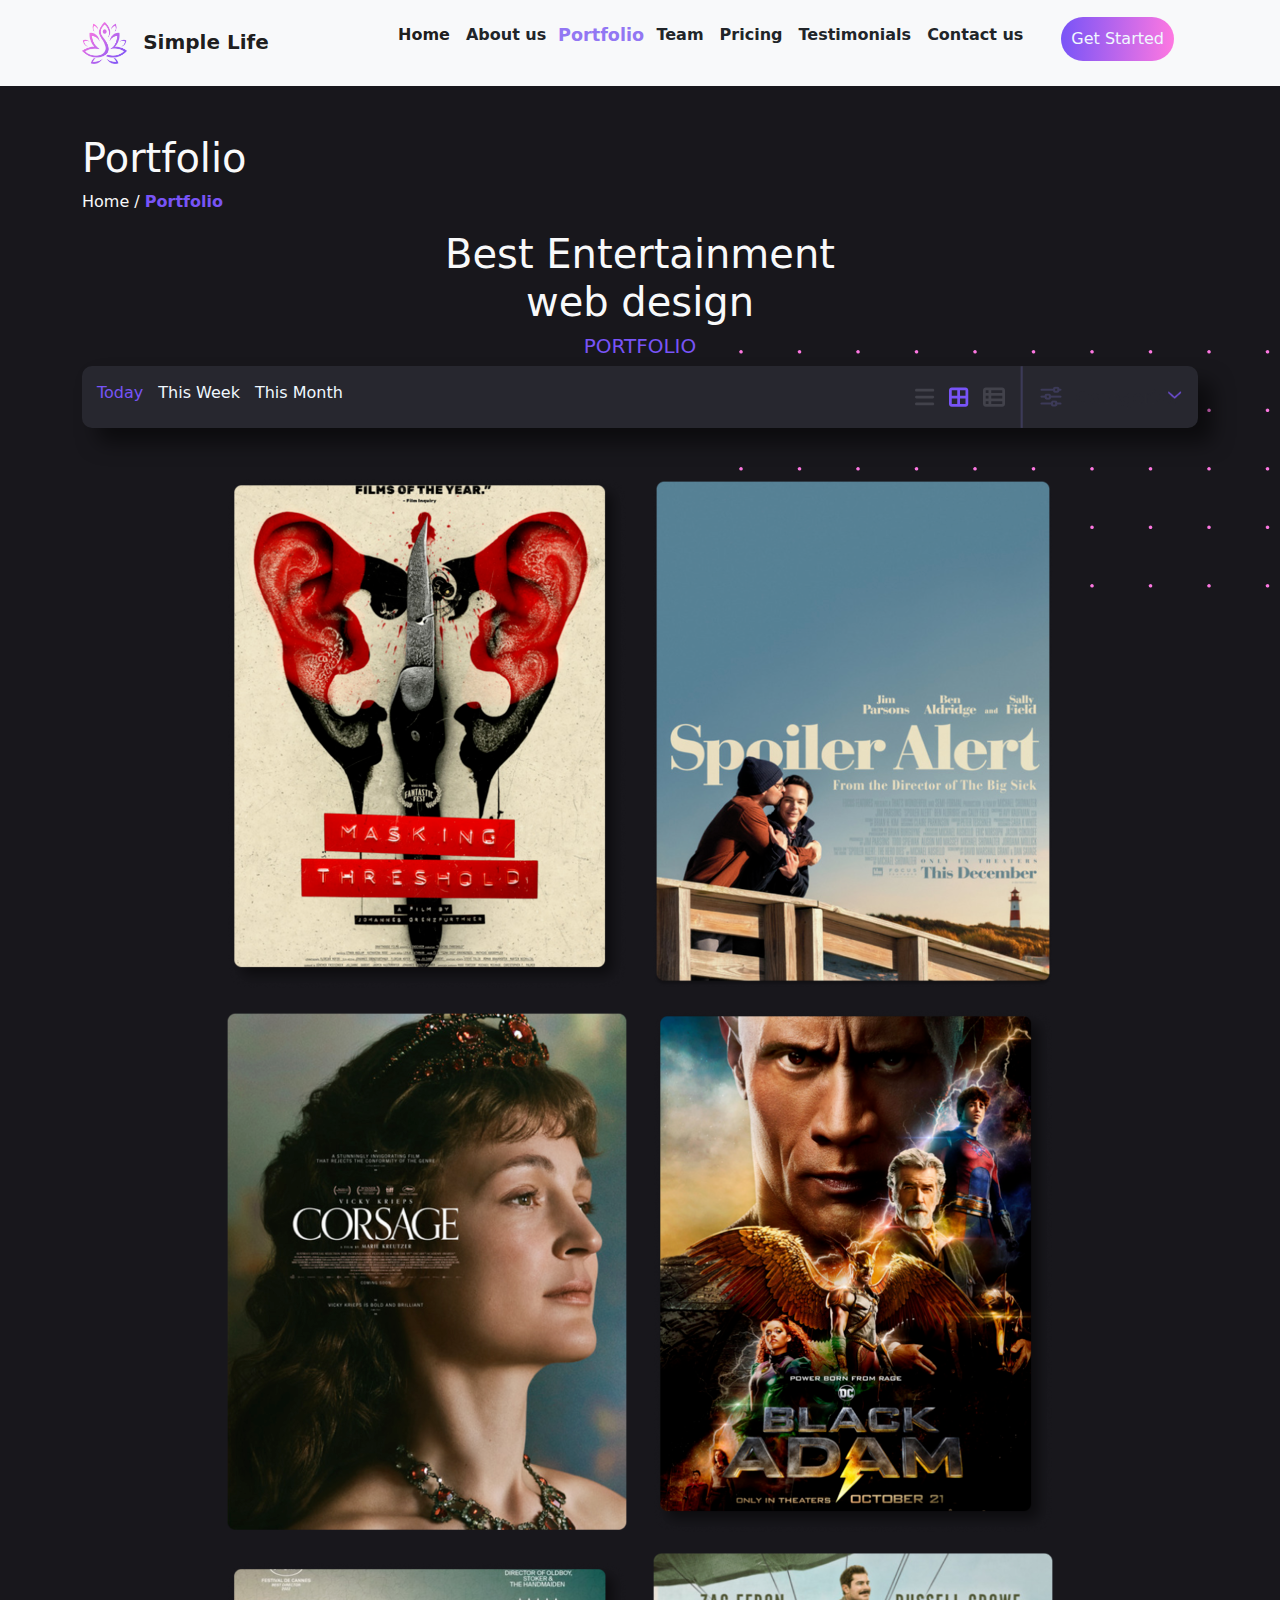
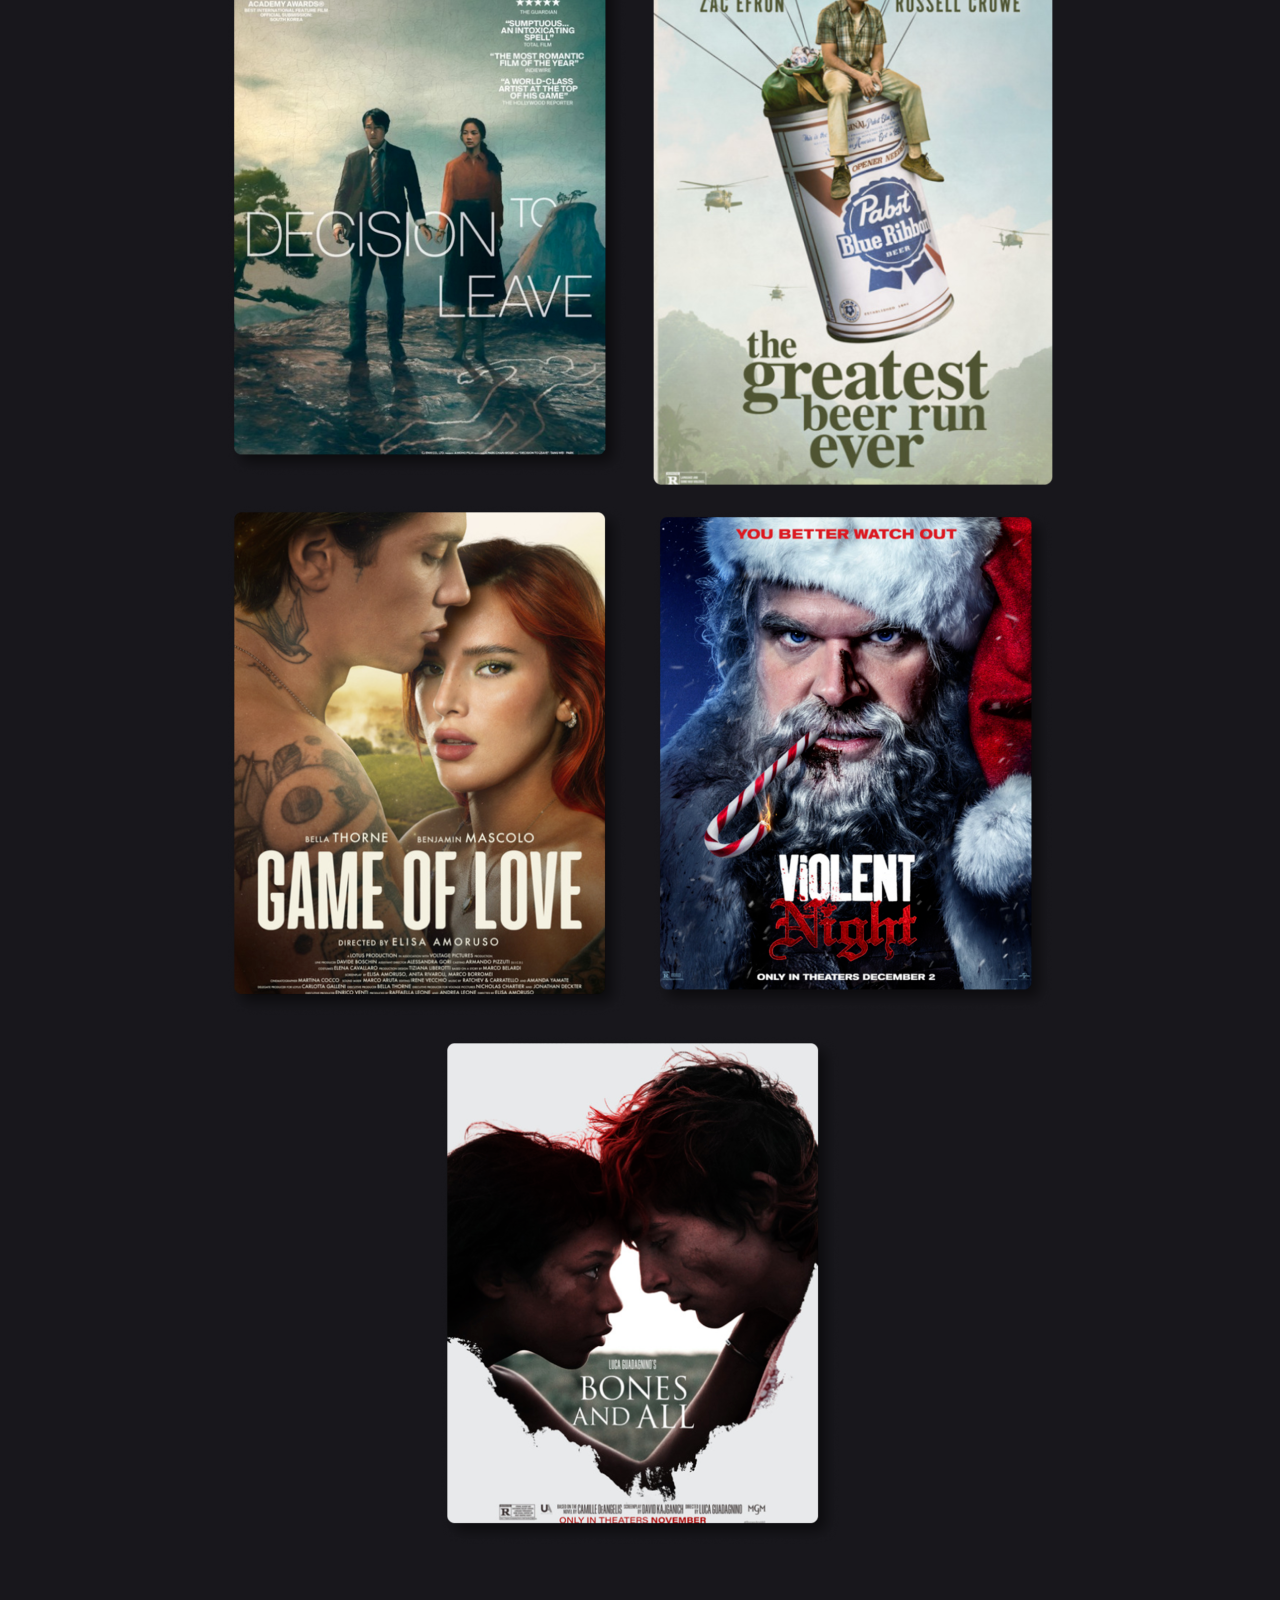
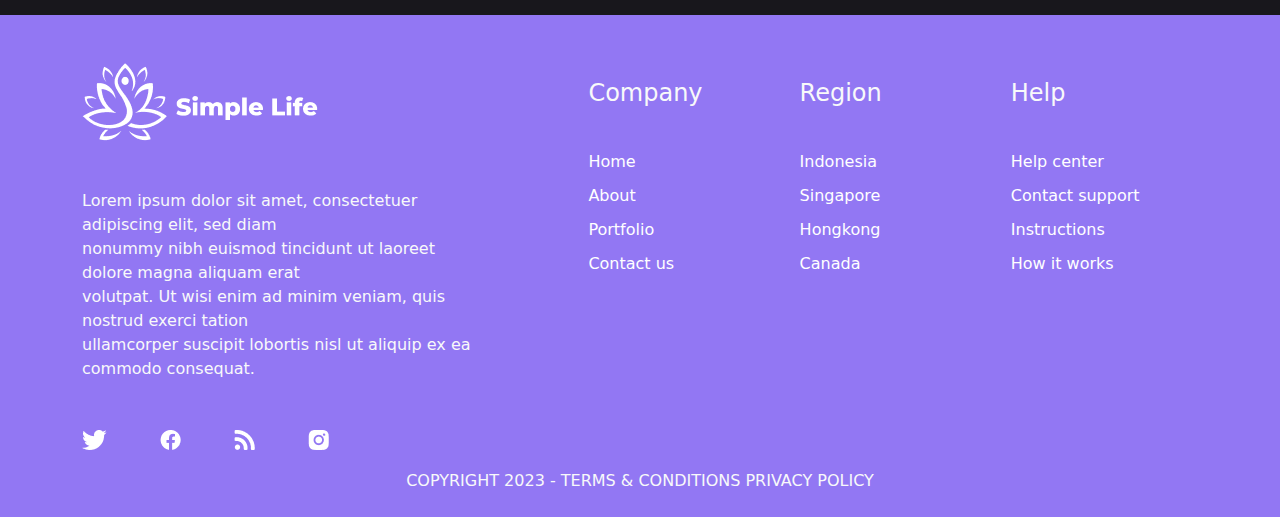
<file: portfolio.html>
<!DOCTYPE html>
<html lang="en">
  <head>
    <meta charset="UTF-8" />
    <meta http-equiv="X-UA-Compatible" content="IE=edge" />
    <meta name="viewport" content="width=device-width, initial-scale=1.0" />
    <title>Simple Life</title>
    <link rel="stylesheet" href="./style.css" />
    <link
      rel="stylesheet"
      href="./fontawesome-free-6.1.2-web/css/all.min.css"
    />
    <link rel="stylesheet" href="./bootstrap/bootstrap.min.css" />
    <link rel="icon" href="./images/Frame.png" />
  </head>
  <body>
    <nav class="navbar navbar-expand-lg bg-light">
      <div class="container">
        <a
          class="navbar-brand d-flex align-items-center gap-3"
          id="mainlogo"
          href="/"
          ><img src="./images/Frame.png" width="20%" alt="jjh" />
          <p style="font-size: 20px; font-weight: bold; margin-top: 14px">
            Simple Life
          </p>
        </a>
        <button
          class="navbar-toggler"
          type="button"
          data-bs-toggle="collapse"
          data-bs-target="#navbarSupportedContent"
          aria-controls="navbarSupportedContent"
          aria-expanded="false"
          aria-label="Toggle navigation"
        >
          <span class="navbar-toggler-icon"></span>
        </button>

        <div
          class="collapse navbar-collapse"
          style="flex-grow: 0"
          id="navbarSupportedContent"
        >
          <ul class="navbar-nav me-auto mb-2 mb-lg-0 align-items-center">
            <li class="nav-item">
              <a
                class="nav-link active"
                style="font-weight: bold"
                aria-current="page"
                href="/"
                ><p id="frist-link">Home</p></a
              >
            </li>
            <li class="nav-item">
              <a
                class="nav-link text-dark"
                style="font-weight: bold"
                href="./about_us.html"
                ><p id="second-link">About us</p></a
              >
            </li>
            <li class="nav-item">
              <a
                class="nav-link text-dark"
                style="font-weight: bold"
                href="./portfolio.html"
                ><p id="third-link">Portfolio</p></a
              >
            </li>
            <li class="nav-item">
              <a
                class="nav-link text-dark"
                style="font-weight: bold"
                href="./team.html"
                ><p id="fivth-link">Team</p></a
              >
            </li>
            <li class="nav-item">
              <a class="nav-link text-dark" style="font-weight: bold" href="./pricing.html"
                ><p id="sixth-link">Pricing</p></a
              >
            </li>
            <li class="nav-item">
              <a class="nav-link text-dark" style="font-weight: bold" href="./testimoonials.html"
                ><p id="seventh-link">Testimonials</p></a
              >
            </li>
            <li class="nav-item">
              <a
                class="nav-link text-dark"
                style="font-weight: bold"
                href="./contact_us.html"
                ><p id="fourth-link">Contact us</p></a
              >
            </li>
            <a href="./login.html">
              <button id="nav-button" class="me-4 mb-2">Get Started</button></a
            >
          </ul>
        </div>
      </div>
    </nav>









    <div class="container text-light mt-5">
      <h1>Portfolio</h1>
      <p>Home / <strong style="color: #7854f7"> Portfolio</strong></p>

      <div class="text-center">
        <h1>
          Best Entertainment <br />
          web design
        </h1>
        <h5 style="color: #7854f7">PORTFOLIO</h5>
      </div>

      <div>
        <div id="nav-Portfolio">
          <div id="nav-Portfolio1" class="d-flex justify-content-between">
            <span class="switcher" class="align-items-center">
              <div data-cat=".day" class="active0" ><p >Today</p></div>
              <div data-cat=".week" ><p >This Week</p></div>
              <div data-cat=".month" ><p >This Month</p></div>
            </span>
            <span id="frist-filter" class="align-items-center">
              <div  id="frist"  ><i class="fa-solid fa-bars"></i></div>
              <div class="active1"  id="second" > <a href=""><i class="fa-solid fa-border-all"></i></a></div>
              <div id="third" ><i class="fa-solid fa-table-list"></i></div>
              <img src="./images/separatoru.png" alt="" />
              <a ><img src="./images/filterg.png" alt="" /></a>
            </span>
          </div>
          <ul type="none" id="dooods">
            <li class="nav-item dropdown">
              <a
                class="nav-link"
                href="#"
                role="button"
                data-bs-toggle="dropdown"
                aria-expanded="false"
              >
                <img src="./images/sortByf.png" alt="" />
              </a>
              <div id="inpo" class="dropdown-menu bg-dark px-2">
                <input type="checkbox" id="ee" />
                <label for="ee" class="text-light">All</label><br /><br />
                <input type="checkbox" class="c" id="eee" />
                <label for="eee" class="text-light">Art</label><br /><br />
                <input type="checkbox" class="c" id="eeee" />
                <label for="eeee" class="text-light">Action</label><br /><br />
                <input type="checkbox" class="c" id="eeeee" />
                <label for="eeeee" class="text-light">Comedy</label><br /><br />
                <input type="checkbox" class="c" id="eeeeee" />
                <label for="eeeeee" class="text-light">Thriller</label
                ><br /><br />
              </div>
            </li>
          </ul>

          <img src="./images/Group 37362hh.png" id="decor10" alt="" />
        </div>

        <br />
        <div class="ro text-center">
          <img id="img1" class="day " src="./images/filter/image 93l.png" alt="" />
          <img id="img2" class="day"  src="./images/filter/image 40t.png" alt="" />
          <img id="img3" class="day"  src="./images/filter/image 45t.png" alt="" />

          <img id="img4" class="day week" src="./images/filter/image 72o.png" alt="" />
          <img id="img5" class="day week" src="./images/filter/image 89t.png" alt="" />
          <img id="img6" class="day week" src="./images/filter/image 47t.png" alt="" />
         
          <img id="img7"  class="day month" src="./images/filter/image 79o.png" alt="" />
          <img id="img8" class="day month"  src="./images/filter/image 92t.png" alt="" />
          <img id="img9" class="day month"  src="./images/filter/image 81t.png" alt="" />
          
         
        </div>
      
          
     
      </div>
    </div>














    <footer id="footer-sec2" class="text-light">
      <div id="contain-footer-sec" class="container pt-5 pb-5">
        <div>
          <img src="./images/Group 373959.png" alt="" /> <br /><br /><br />
          <p>
            Lorem ipsum dolor sit amet, consectetuer adipiscing elit, sed diam
            <br />
            nonummy nibh euismod tincidunt ut laoreet dolore magna aliquam erat
            <br />
            volutpat. Ut wisi enim ad minim veniam, quis nostrud exerci tation
            <br />
            ullamcorper suscipit lobortis nisl ut aliquip ex ea commodo
            consequat.
          </p>
          <div style="position: relative; bottom: -30px">
            <a href="#"><img src="./images/Vectorjk.png" alt="" /></a>
            <a href="#" class="ms-5"
              ><img src="./images/Vectork.png" alt=""
            /></a>
            <a href="#" class="ms-5"><img src="./images/Union.png" alt="" /></a>
            <a href="#" class="ms-5"
              ><img src="./images/Vector.png" alt=""
            /></a>
          </div>
        </div>

        <div class="row mt-3">
          <br />
          <ul type="none" class="col-4">
            <li><h4>Company</h4></li>
            <br />
            <li style="margin-top: 10px">
              <a href="/" style="text-decoration: none; color: white">Home</a>
            </li>
            <li style="margin-top: 10px">
              <a
                href="./about_us.html"
                style="text-decoration: none; color: white"
                >About</a
              >
            </li>
            <li style="margin-top: 10px">
              <a
                href="./portfolio.html"
                style="text-decoration: none; color: white"
                >Portfolio</a
              >
            </li>
            <li style="margin-top: 10px">
              <a
                href="./contact_us.html"
                style="text-decoration: none; color: white"
              >
                Contact us</a
              >
            </li>
          </ul>
          <ul type="none" class="col-4">
            <li><h4>Region</h4></li>
            <br />
            <li style="margin-top: 10px">
              <a href="" style="text-decoration: none; color: white"
                >Indonesia
              </a>
            </li>
            <li style="margin-top: 10px">
              <a href="" style="text-decoration: none; color: white"
                >Singapore</a
              >
            </li>
            <li style="margin-top: 10px">
              <a href="" style="text-decoration: none; color: white">
                Hongkong</a
              >
            </li>
            <li style="margin-top: 10px">
              <a href="" style="text-decoration: none; color: white">Canada</a>
            </li>
          </ul>
          <ul type="none" class="col-4">
            <li><h4>Help</h4></li>
            <br />
            <li style="margin-top: 10px">
              <a href="" style="text-decoration: none; color: white"
                >Help center</a
              >
            </li>
            <li style="margin-top: 10px">
              <a href="" style="text-decoration: none; color: white"
                >Contact support</a
              >
            </li>
            <li style="margin-top: 10px">
              <a href="" style="text-decoration: none; color: white"
                >Instructions
              </a>
            </li>
            <li style="margin-top: 10px">
              <a href="" style="text-decoration: none; color: white"
                >How it works</a
              >
            </li>
          </ul>
        </div>
      </div>
      <footer class="text-center pb-4">
        COPYRIGHT 2023 - TERMS & CONDITIONS PRIVACY POLICY
      </footer>
    </footer>

    <script src="./app.js"></script>
    <script src="./fontawesome-free-6.1.2-web/js/all.min.js"></script>
    <script src="./bootstrap/bootstrap.bundle.min.js"></script>
  </body>
</html>
</file>
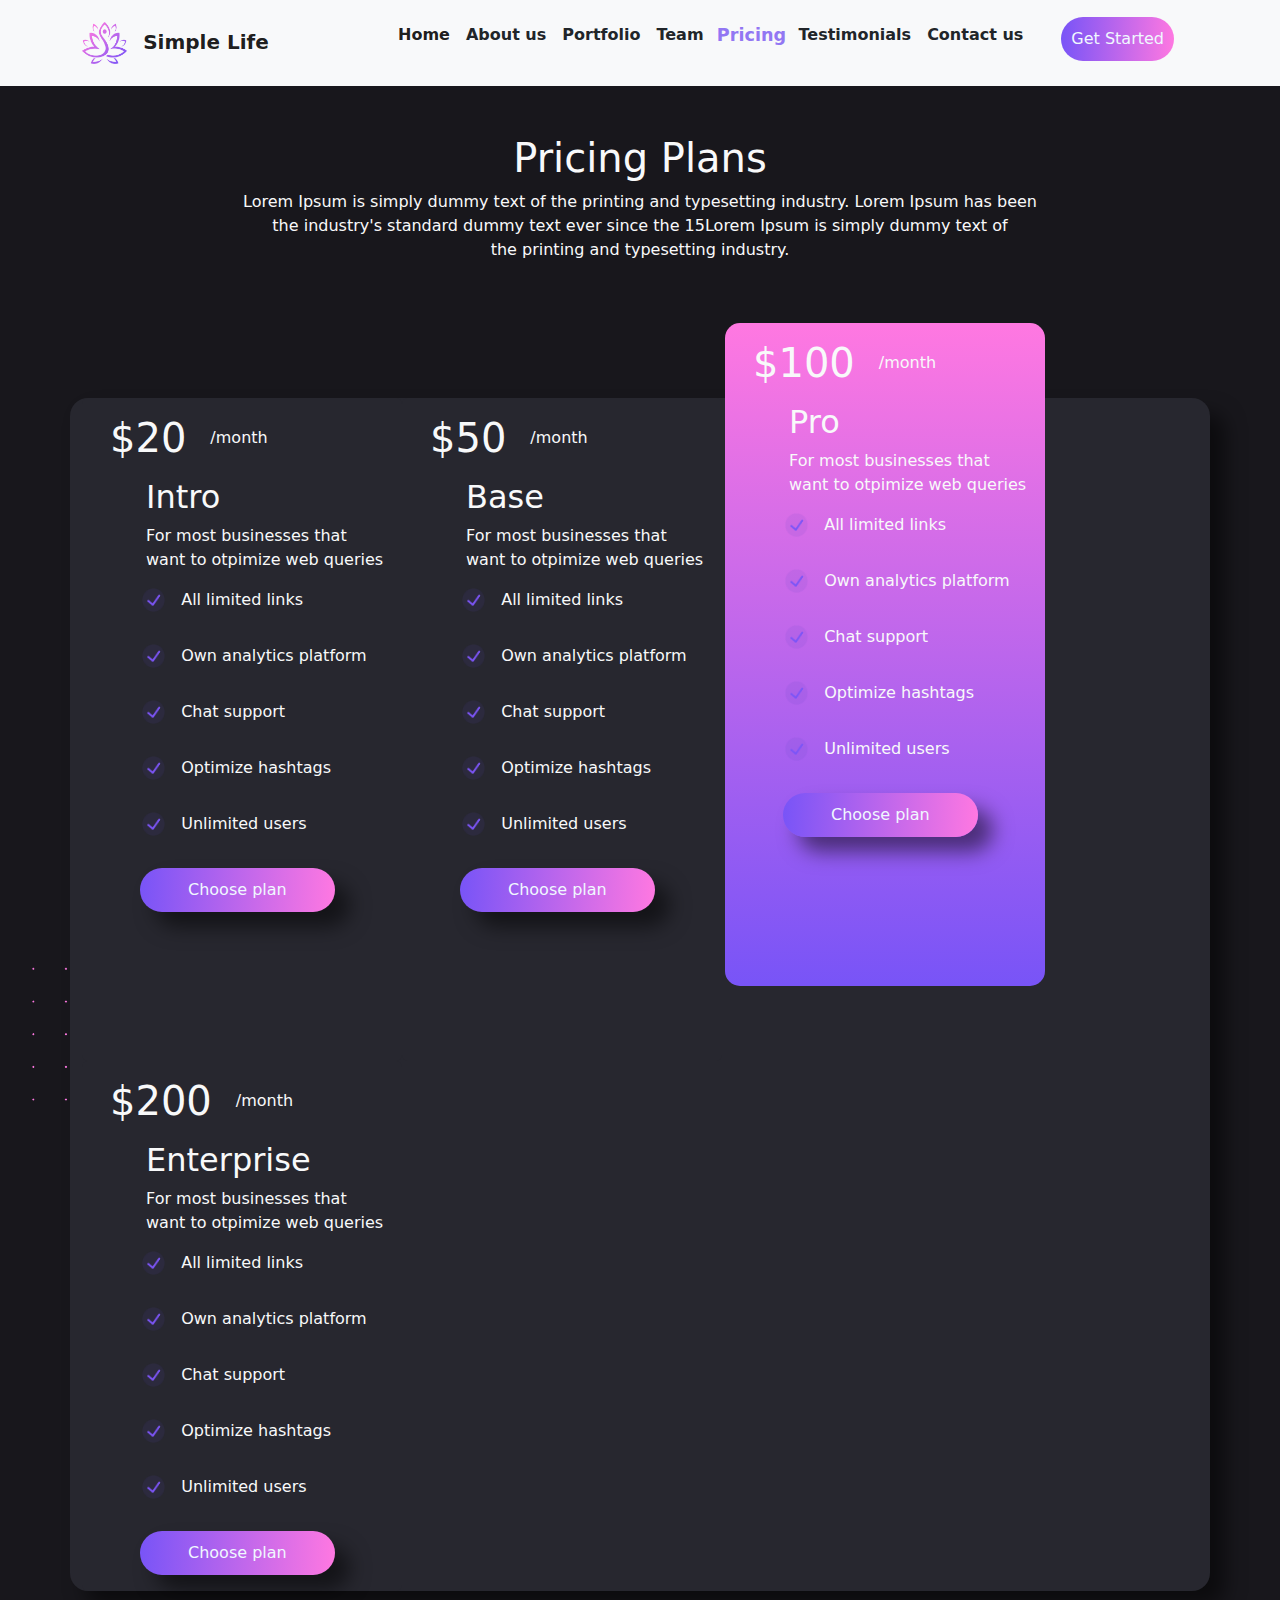
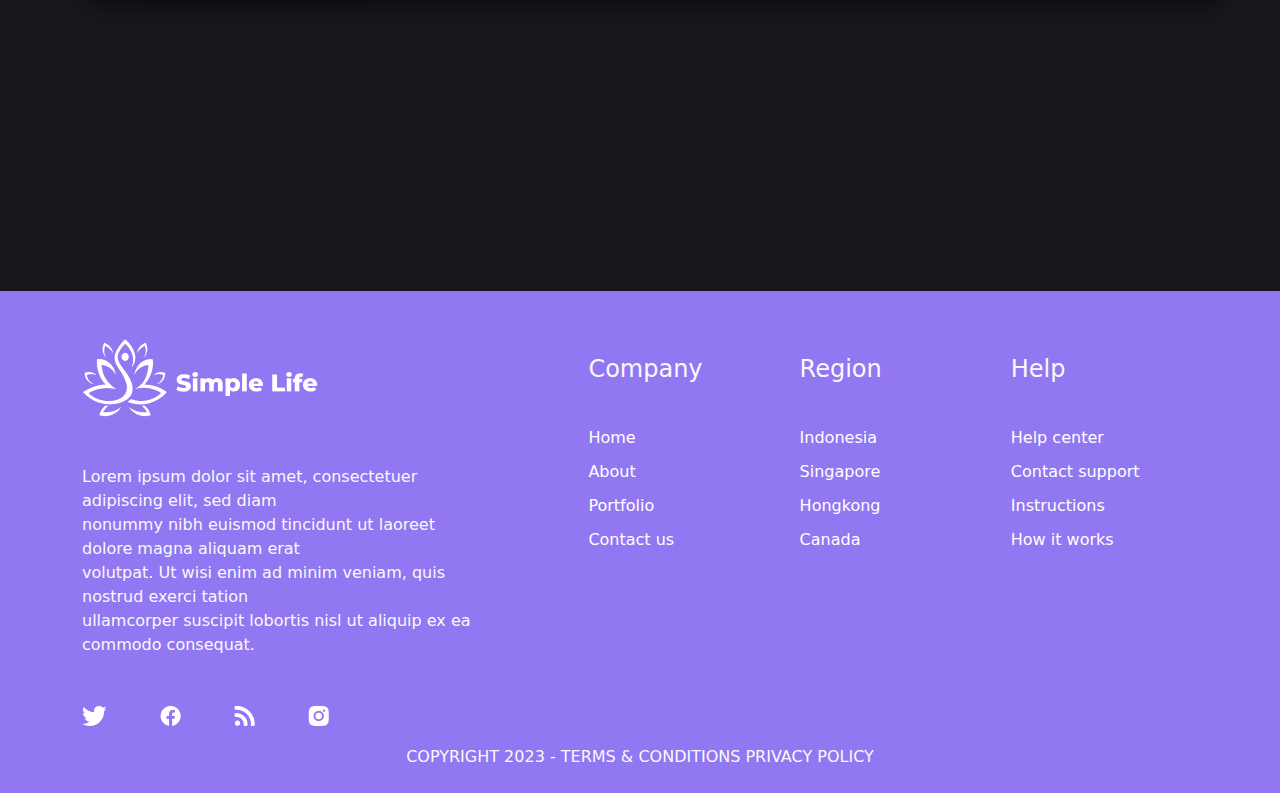
<file: pricing.html>
<!DOCTYPE html>
<html lang="en">
  <head>
    <meta charset="UTF-8" />
    <meta http-equiv="X-UA-Compatible" content="IE=edge" />
    <meta name="viewport" content="width=device-width, initial-scale=1.0" />
    <title>Simple Life</title>
    <link rel="stylesheet" href="./style.css" />
    <link
      rel="stylesheet"
      href="./fontawesome-free-6.1.2-web/css/all.min.css"
    />
    <link rel="stylesheet" href="./bootstrap/bootstrap.min.css" />
    <link rel="icon" href="./images/Frame.png" />
  </head>
  <body>
    <nav class="navbar navbar-expand-lg bg-light">
        <div class="container">
          <a
            class="navbar-brand d-flex align-items-center gap-3"
            id="mainlogo"
            href="/"
            ><img src="./images/Frame.png" width="20%" alt="jjh" />
            <p style="font-size: 20px; font-weight: bold; margin-top: 14px">
              Simple Life
            </p>
          </a>
          <button
            class="navbar-toggler"
            type="button"
            data-bs-toggle="collapse"
            data-bs-target="#navbarSupportedContent"
            aria-controls="navbarSupportedContent"
            aria-expanded="false"
            aria-label="Toggle navigation"
          >
            <span class="navbar-toggler-icon"></span>
          </button>
  
          <div
            class="collapse navbar-collapse"
            style="flex-grow: 0"
            id="navbarSupportedContent"
          >
            <ul class="navbar-nav me-auto mb-2 mb-lg-0 align-items-center">
              <li class="nav-item">
                <a
                  class="nav-link active"
                  style="font-weight: bold"
                  aria-current="page"
                  href="/"
                  ><p id="frist-link">Home</p></a
                >
              </li>
              <li class="nav-item">
                <a
                  class="nav-link text-dark"
                  style="font-weight: bold"
                  href="./about_us.html"
                  ><p id="second-link">About us</p></a
                >
              </li>
              <li class="nav-item">
                <a
                  class="nav-link text-dark"
                  style="font-weight: bold"
                  href="./portfolio.html"
                  ><p id="third-link">Portfolio</p></a
                >
              </li>
              <li class="nav-item">
                <a
                  class="nav-link text-dark"
                  style="font-weight: bold"
                  href="./team.html"
                  ><p id="fivth-link">Team</p></a
                >
              </li>
              <li class="nav-item">
                <a class="nav-link text-dark" style="font-weight: bold" href="./pricing.html"
                  ><p id="sixth-link">Pricing</p></a
                >
              </li>
              <li class="nav-item">
                <a class="nav-link text-dark" style="font-weight: bold" href="./testimoonials.html"
                  ><p id="seventh-link">Testimonials</p></a
                >
              </li>
              <li class="nav-item">
                <a
                  class="nav-link text-dark"
                  style="font-weight: bold"
                  href="./contact_us.html"
                  ><p id="fourth-link">Contact us</p></a
                >
              </li>
              <a href="./login.html">
                <button id="nav-button" class="me-4 mb-2">Get Started</button></a
              >
            </ul>
          </div>
        </div>
      </nav>



<br><br>
    <div id="pr" class="container text-light">
        <div class="text-center">
          <h1>Pricing Plans</h1>
          <p>
            Lorem Ipsum is simply dummy text of the printing and typesetting
            industry. Lorem Ipsum has been <br />
            the industry's standard dummy text ever since the 15Lorem Ipsum is
            simply dummy text of <br />
            the printing and typesetting industry.
          </p>
        </div>
      </div>
      <br /><br /><br /><br /><br />

      <div
        id="pricing"
        class="container row m-auto"
        style="
          background: #27272f;
          border-radius: 18px;
          box-shadow: 15px 15px 20px rgba(0, 0, 0, 0.5);
        "
      >
        <div
          class="card text-light col-4"
          id="priceing-hovering1"
          style="width: 20rem; border: none; background: #27272f"
        >
          <div class="card-body">
            <div class="card-title">
              <div class="d-flex align-items-center">
                <h1>$20</h1>
                <p class="ms-4 mt-2">/month</p>
              </div>
            </div>
            <div class="container ms-4">
              <h2 class="card-title">Intro</h2>
              <p class="card-text">
                For most businesses that want to otpimize web queries
              </p>
            </div>
            <div class="card-text">
              <ul type="none">
                <li class="d-flex gap-3 my-3">
                  <img
                    src="./images/check-circle-1.png"
                    width="10%"
                    height="10%"
                  />
                  <p>All limited links</p>
                </li>
                <li class="d-flex gap-3 my-3">
                  <img
                    src="./images/check-circle-1.png"
                    width="10%"
                    height="10%"
                  />
                  <p>Own analytics platform</p>
                </li>
                <li class="d-flex gap-3 my-3">
                  <img
                    src="./images/check-circle-1.png"
                    width="10%"
                    height="10%"
                  />
                  <p>Chat support</p>
                </li>
                <li class="d-flex gap-3 my-3">
                  <img
                    src="./images/check-circle-1.png"
                    width="10%"
                    height="10%"
                  />
                  <p>Optimize hashtags</p>
                </li>
                <li class="d-flex gap-3 my-3">
                  <img
                    src="./images/check-circle-1.png"
                    width="10%"
                    height="10%"
                  />
                  <p>Unlimited users</p>
                </li>
              </ul>
            </div>
            <a
              href="#"
              class="btn btn-primary px-5"
              style="box-shadow: 15px 15px 20px rgba(0, 0, 0, 0.5)"
              id="nav-button"
              >Choose plan</a
            >
          </div>
        </div>
        <div
          class="card text-light col-4"
          id="priceing-hovering1"
          style="width: 20rem; border: none; background: #27272f"
        >
          <div class="card-body">
            <div class="card-title">
              <div class="d-flex align-items-center">
                <h1>$50</h1>
                <p class="ms-4 mt-2">/month</p>
              </div>
            </div>
            <div class="container ms-4">
              <h2 class="card-title">Base</h2>
              <p class="card-text">
                For most businesses that want to otpimize web queries
              </p>
            </div>
            <div class="card-text">
              <ul type="none">
                <li class="d-flex gap-3 my-3">
                  <img
                    src="./images/check-circle-1.png"
                    width="10%"
                    height="10%"
                  />
                  <p>All limited links</p>
                </li>
                <li class="d-flex gap-3 my-3">
                  <img
                    src="./images/check-circle-1.png"
                    width="10%"
                    height="10%"
                  />
                  <p>Own analytics platform</p>
                </li>
                <li class="d-flex gap-3 my-3">
                  <img
                    src="./images/check-circle-1.png"
                    width="10%"
                    height="10%"
                  />
                  <p>Chat support</p>
                </li>
                <li class="d-flex gap-3 my-3">
                  <img
                    src="./images/check-circle-1.png"
                    width="10%"
                    height="10%"
                  />
                  <p>Optimize hashtags</p>
                </li>
                <li class="d-flex gap-3 my-3">
                  <img
                    src="./images/check-circle-1.png"
                    width="10%"
                    height="10%"
                  />
                  <p>Unlimited users</p>
                </li>
              </ul>
            </div>
            <a
              href="#"
              class="btn btn-primary px-5"
              style="box-shadow: 15px 15px 20px rgba(0, 0, 0, 0.5)"
              id="nav-button"
              >Choose plan</a
            >
          </div>
          <img id="decor4" src="./images/Decor.png" alt="" />
          <img id="decor5" src="./images/Group 37362hh.png" alt="" />
        </div>

        <div
          class="card text-light col-4"
          id="priceing-hovering"
          style="width: 20rem; border: none; background: #27272f"
        >
          <div class="card-body">
            <div class="card-title">
              <div class="d-flex align-items-center">
                <h1>$100</h1>
                <p class="ms-4 mt-2">/month</p>
              </div>
            </div>
            <div class="container ms-4">
              <h2 class="card-title">Pro</h2>
              <p class="card-text">
                For most businesses that want to otpimize web queries
              </p>
            </div>
            <div class="card-text">
              <ul type="none">
                <li class="d-flex gap-3 my-3">
                  <img
                    src="./images/check-circle-1.png"
                    width="10%"
                    height="10%"
                  />
                  <p>All limited links</p>
                </li>
                <li class="d-flex gap-3 my-3">
                  <img
                    src="./images/check-circle-1.png"
                    width="10%"
                    height="10%"
                  />
                  <p>Own analytics platform</p>
                </li>
                <li class="d-flex gap-3 my-3">
                  <img
                    src="./images/check-circle-1.png"
                    width="10%"
                    height="10%"
                  />
                  <p>Chat support</p>
                </li>
                <li class="d-flex gap-3 my-3">
                  <img
                    src="./images/check-circle-1.png"
                    width="10%"
                    height="10%"
                  />
                  <p>Optimize hashtags</p>
                </li>
                <li class="d-flex gap-3 my-3">
                  <img
                    src="./images/check-circle-1.png"
                    width="10%"
                    height="10%"
                  />
                  <p>Unlimited users</p>
                </li>
              </ul>
            </div>
            <a
              href="#"
              class="btn btn-primary px-5"
              style="box-shadow: 15px 15px 20px rgba(0, 0, 0, 0.5)"
              id="nav-button"
            >
              Choose plan</a
            >
          </div>
        </div>

        <div
          class="card text-light col-4"
          id="priceing-hovering1"
          style="width: 20rem; border: none; background: #27272f"
        >
          <div class="card-body">
            <div class="card-title">
              <div class="d-flex align-items-center">
                <h1>$200</h1>
                <p class="ms-4 mt-2">/month</p>
              </div>
            </div>
            <div class="container ms-4">
              <h2 class="card-title">Enterprise</h2>
              <p class="card-text">
                For most businesses that want to otpimize web queries
              </p>
            </div>
            <div class="card-text">
              <ul type="none">
                <li class="d-flex gap-3 my-3">
                  <img
                    src="./images/check-circle-1.png"
                    width="10%"
                    height="10%"
                    height="10%"
                  />
                  <p>All limited links</p>
                </li>
                <li class="d-flex gap-3 my-3">
                  <img
                    src="./images/check-circle-1.png"
                    width="10%"
                    height="10%"
                  />
                  <p>Own analytics platform</p>
                </li>
                <li class="d-flex gap-3 my-3">
                  <img
                    src="./images/check-circle-1.png"
                    width="10%"
                    height="10%"
                  />
                  <p>Chat support</p>
                </li>
                <li class="d-flex gap-3 my-3">
                  <img
                    src="./images/check-circle-1.png"
                    width="10%"
                    height="10%"
                  />
                  <p>Optimize hashtags</p>
                </li>
                <li class="d-flex gap-3 my-3">
                  <img
                    src="./images/check-circle-1.png"
                    width="10%"
                    height="10%"
                  />
                  <p>Unlimited users</p>
                </li>
              </ul>
            </div>
            <a
              href="#"
              class="btn btn-primary px-5"
              style="box-shadow: 15px 15px 20px rgba(0, 0, 0, 0.5)"
              id="nav-button"
              >Choose plan</a
            >
          </div>
        </div>
      </div>









    
    <footer id="footer-sec" class="text-light">
        <div id="contain-footer-sec" class="container pt-5 pb-5">
          <div>
            <img src="./images/Group 373959.png" alt="" /> <br /><br /><br />
            <p>
              Lorem ipsum dolor sit amet, consectetuer adipiscing elit, sed diam
              <br />
              nonummy nibh euismod tincidunt ut laoreet dolore magna aliquam erat
              <br />
              volutpat. Ut wisi enim ad minim veniam, quis nostrud exerci tation
              <br />
              ullamcorper suscipit lobortis nisl ut aliquip ex ea commodo
              consequat.
            </p>
            <div style="position: relative; bottom: -30px">
              <a href="#"><img src="./images/Vectorjk.png" alt="" /></a>
              <a href="#" class="ms-5"
                ><img src="./images/Vectork.png" alt=""
              /></a>
              <a href="#" class="ms-5"><img src="./images/Union.png" alt="" /></a>
              <a href="#" class="ms-5"
                ><img src="./images/Vector.png" alt=""
              /></a>
            </div>
          </div>
  
          <div class="row mt-3">
            <br />
            <ul type="none" class="col-4">
              <li><h4>Company</h4></li>
              <br />
              <li style="margin-top: 10px">
                <a href="/" style="text-decoration: none; color: white">Home</a>
              </li>
              <li style="margin-top: 10px">
                <a
                  href="./about_us.html"
                  style="text-decoration: none; color: white"
                  >About</a
                >
              </li>
              <li style="margin-top: 10px">
                <a
                  href="./portfolio.html"
                  style="text-decoration: none; color: white"
                  >Portfolio</a
                >
              </li>
              <li style="margin-top: 10px">
                <a
                  href="./contact_us.html"
                  style="text-decoration: none; color: white"
                >
                  Contact us</a
                >
              </li>
            </ul>
            <ul type="none" class="col-4">
              <li><h4>Region</h4></li>
              <br />
              <li style="margin-top: 10px">
                <a href="" style="text-decoration: none; color: white"
                  >Indonesia
                </a>
              </li>
              <li style="margin-top: 10px">
                <a href="" style="text-decoration: none; color: white"
                  >Singapore</a
                >
              </li>
              <li style="margin-top: 10px">
                <a href="" style="text-decoration: none; color: white">
                  Hongkong</a
                >
              </li>
              <li style="margin-top: 10px">
                <a href="" style="text-decoration: none; color: white">Canada</a>
              </li>
            </ul>
            <ul type="none" class="col-4">
              <li><h4>Help</h4></li>
              <br />
              <li style="margin-top: 10px">
                <a href="" style="text-decoration: none; color: white"
                  >Help center</a
                >
              </li>
              <li style="margin-top: 10px">
                <a href="" style="text-decoration: none; color: white"
                  >Contact support</a
                >
              </li>
              <li style="margin-top: 10px">
                <a href="" style="text-decoration: none; color: white"
                  >Instructions
                </a>
              </li>
              <li style="margin-top: 10px">
                <a href="" style="text-decoration: none; color: white"
                  >How it works</a
                >
              </li>
            </ul>
          </div>
        </div>
        <footer class="text-center pb-4">
          COPYRIGHT 2023 - TERMS & CONDITIONS PRIVACY POLICY
        </footer>
      </footer>
  
      <script src="./app.js"></script>
  
      <script src="./fontawesome-free-6.1.2-web/js/all.min.js"></script>
      <script src="./bootstrap/bootstrap.bundle.min.js"></script>
    </body>
  </html>
</file>
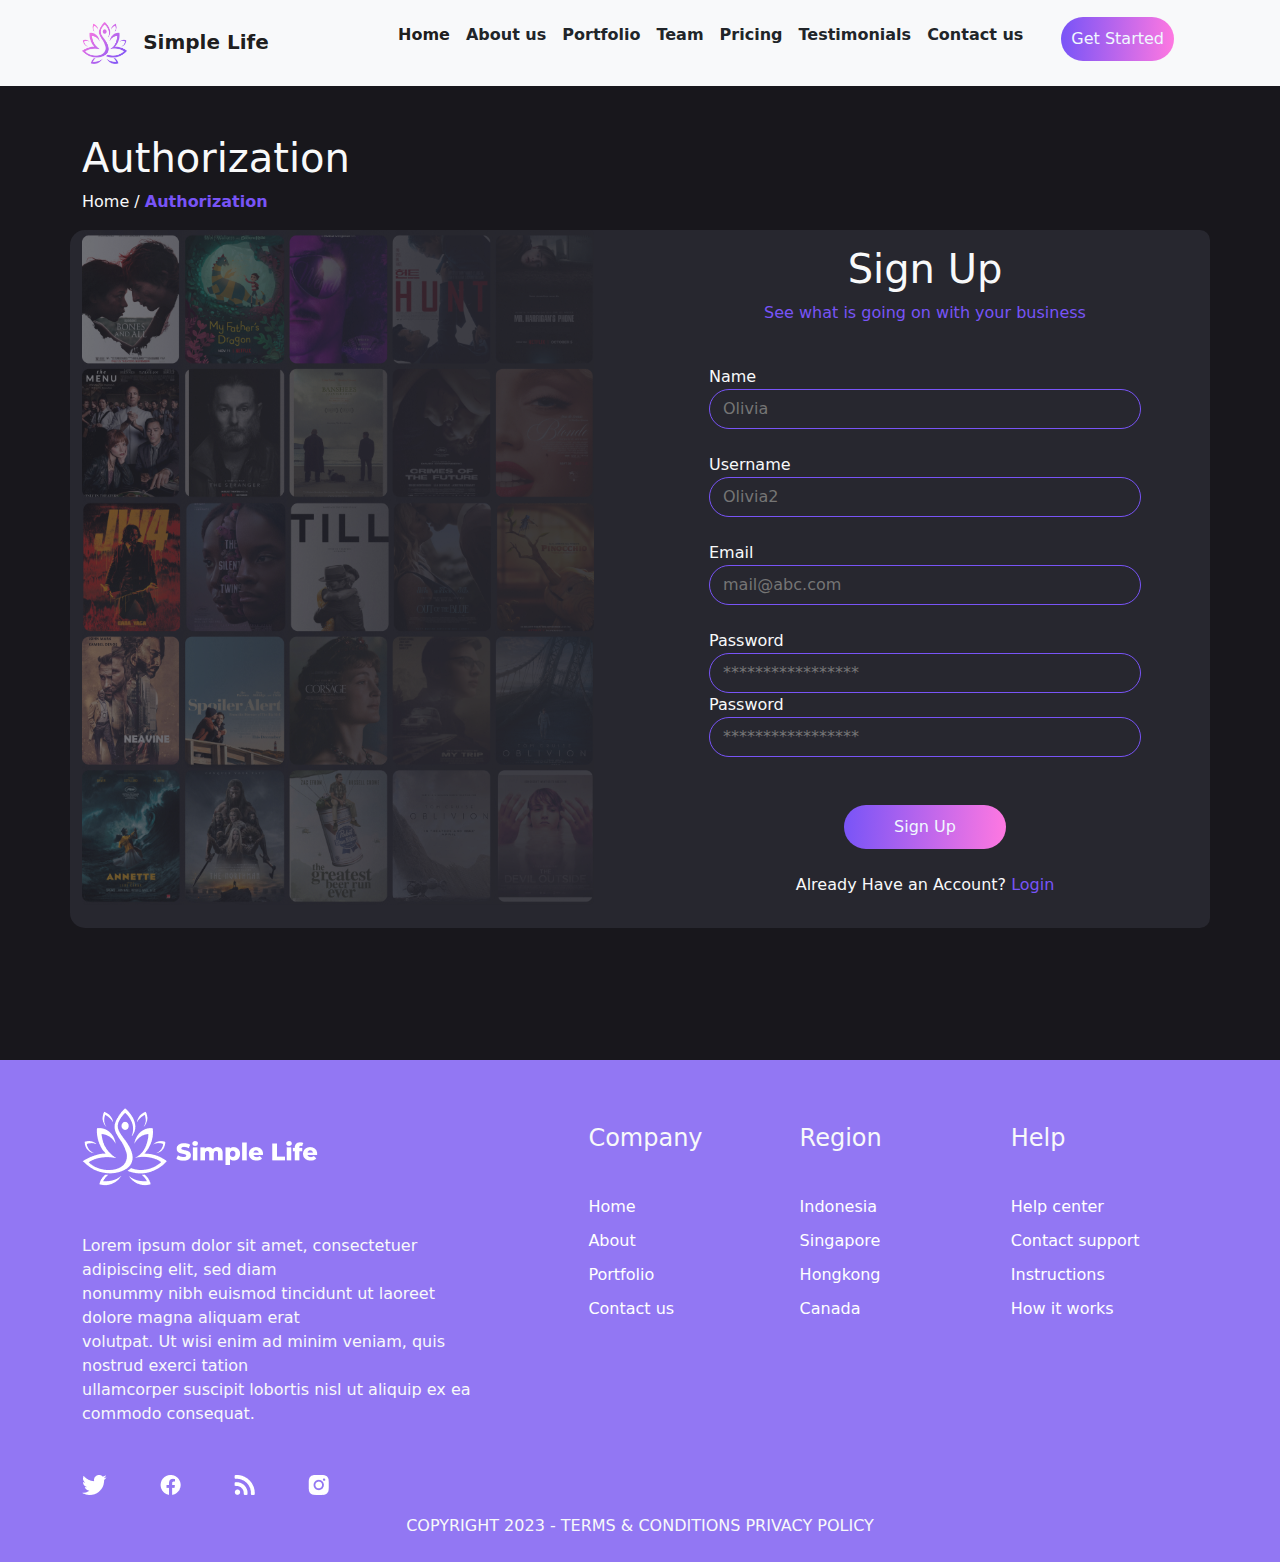
<file: sign_up.html>
<!DOCTYPE html>
<html lang="en">
  <head>
    <meta charset="UTF-8" />
    <meta http-equiv="X-UA-Compatible" content="IE=edge" />
    <meta name="viewport" content="width=device-width, initial-scale=1.0" />
    <title>Simple Life</title>
    <link rel="stylesheet" href="./style.css" />
    <link
      rel="stylesheet"
      href="./fontawesome-free-6.1.2-web/css/all.min.css"
    />
    <link rel="stylesheet" href="./bootstrap/bootstrap.min.css" />
    <link rel="icon" href="./images/Frame.png" />
  </head>
  <body>
    <nav class="navbar navbar-expand-lg bg-light">
      <div class="container">
        <a
          class="navbar-brand d-flex align-items-center gap-3"
          id="mainlogo"
          href="/"
          ><img src="./images/Frame.png" width="20%" alt="jjh" />
          <p style="font-size: 20px; font-weight: bold; margin-top: 14px">
            Simple Life
          </p>
        </a>
        <button
          class="navbar-toggler"
          type="button"
          data-bs-toggle="collapse"
          data-bs-target="#navbarSupportedContent"
          aria-controls="navbarSupportedContent"
          aria-expanded="false"
          aria-label="Toggle navigation"
        >
          <span class="navbar-toggler-icon"></span>
        </button>

        <div
          class="collapse navbar-collapse"
          style="flex-grow: 0"
          id="navbarSupportedContent"
        >
          <ul class="navbar-nav me-auto mb-2 mb-lg-0 align-items-center">
            <li class="nav-item">
              <a
                class="nav-link active"
                style="font-weight: bold"
                aria-current="page"
                href="/"
                ><p id="frist-link">Home</p></a
              >
            </li>
            <li class="nav-item">
              <a
                class="nav-link text-dark"
                style="font-weight: bold"
                href="./about_us.html"
                ><p id="second-link">About us</p></a
              >
            </li>
            <li class="nav-item">
              <a
                class="nav-link text-dark"
                style="font-weight: bold"
                href="./portfolio.html"
                ><p id="third-link">Portfolio</p></a
              >
            </li>
            <li class="nav-item">
              <a
                class="nav-link text-dark"
                style="font-weight: bold"
                href="./team.html"
                ><p id="fivth-link">Team</p></a
              >
            </li>
            <li class="nav-item">
              <a class="nav-link text-dark" style="font-weight: bold" href="./pricing.html"
                ><p id="sixth-link">Pricing</p></a
              >
            </li>
            <li class="nav-item">
              <a class="nav-link text-dark" style="font-weight: bold" href="./testimoonials.html"
                ><p id="seventh-link">Testimonials</p></a
              >
            </li>
            <li class="nav-item">
              <a
                class="nav-link text-dark"
                style="font-weight: bold"
                href="./contact_us.html"
                ><p id="fourth-link">Contact us</p></a
              >
            </li>
            <a href="./login.html">
              <button id="nav-button" class="me-4 mb-2">Get Started</button></a
            >
          </ul>
        </div>
      </div>
    </nav>

    <div class="container text-light mt-5">
      <h1>Authorization</h1>
      <p>Home / <strong style="color: #7854f7"> Authorization</strong></p>

      <div id="login-griding" class="row">
        <div class="col-lg-6 col-md-6 col-sm-12">
          <img
            src="./images/Group 373955ff.png"
            style="position: absolute; z-index: 1; width: 40%; height: 675px"
          />
          <img
            src="./images/Rectangle 3 (1).png"
            style="position: absolute; z-index: 1; width: 40%; height: 675px"
          />
        </div>
        <div
          class="col-lg-6 col-md-6 col-12"
          style="
            padding: 15px;
            z-index: 99;
            border-radius: 0 10px 10px 0;
            background: #27272f;
          "
        >
          <div class="text-center">
            <h1>Sign Up</h1>
            <p style="color: #7854f7">
              See what is going on with your business
            </p>
            <br />
          </div>

          <div id="input-sign">
            <label for="frist-input">Name</label> <br />
            <input type="text" id="frist-input" placeholder="Olivia" />
            <br /><br />

            <label for="frist-input">Username</label> <br />
            <input type="" id="frist-input" placeholder="Olivia2" />
            <br /><br />

            <label for="frist-input">Email</label> <br />
            <input type="E-mail" id="frist-input" placeholder="mail@abc.com" />
            <br /><br />

            <label for="second-input">Password</label><br />
            <input
              type="password"
              id="second-input"
              placeholder="*****************"
            />
            <br />

            <label for="second-input">Password</label><br />
            <input
              type="password"
              id="second-input"
              placeholder="*****************"
            />
            <br /><br /><br />
            <div class="text-center">
              <button
                style="
                  border: none;
                  padding: 10px 50px;
                  border-radius: 36px;
                  background: linear-gradient(
                    272.29deg,
                    #ff78e1 0%,
                    #7854f7 100%
                  );
                  color: aliceblue;
                "
              >
                Sign Up
              </button>
              <br /><br />
              <p class="">
                Already Have an Account?
                <a
                  href="./sign_up.html"
                  style="color: #7854f7; text-decoration: none"
                >
                  Login</a
                >
              </p>
            </div>
          </div>
        </div>
      </div>
    </div>

    <br /><br /><br />
    <footer id="footer-sec2" class="text-light">
      <div id="contain-footer-sec" class="container pt-5 pb-5">
        <div>
          <img src="./images/Group 373959.png" alt="" /> <br /><br /><br />
          <p>
            Lorem ipsum dolor sit amet, consectetuer adipiscing elit, sed diam
            <br />
            nonummy nibh euismod tincidunt ut laoreet dolore magna aliquam erat
            <br />
            volutpat. Ut wisi enim ad minim veniam, quis nostrud exerci tation
            <br />
            ullamcorper suscipit lobortis nisl ut aliquip ex ea commodo
            consequat.
          </p>
          <div style="position: relative; bottom: -30px">
            <a href="#"><img src="./images/Vectorjk.png" alt="" /></a>
            <a href="#" class="ms-5"
              ><img src="./images/Vectork.png" alt=""
            /></a>
            <a href="#" class="ms-5"><img src="./images/Union.png" alt="" /></a>
            <a href="#" class="ms-5"
              ><img src="./images/Vector.png" alt=""
            /></a>
          </div>
        </div>

        <div class="row mt-3">
          <br />
          <ul type="none" class="col-4">
            <li><h4>Company</h4></li>
            <br />
            <li style="margin-top: 10px">
              <a href="/" style="text-decoration: none; color: white">Home</a>
            </li>
            <li style="margin-top: 10px">
              <a
                href="./about_us.html"
                style="text-decoration: none; color: white"
                >About</a
              >
            </li>
            <li style="margin-top: 10px">
              <a
                href="./portfolio.html"
                style="text-decoration: none; color: white"
                >Portfolio</a
              >
            </li>
            <li style="margin-top: 10px">
              <a
                href="./contact_us.html"
                style="text-decoration: none; color: white"
              >
                Contact us</a
              >
            </li>
          </ul>
          <ul type="none" class="col-4">
            <li><h4>Region</h4></li>
            <br />
            <li style="margin-top: 10px">
              <a href="" style="text-decoration: none; color: white"
                >Indonesia
              </a>
            </li>
            <li style="margin-top: 10px">
              <a href="" style="text-decoration: none; color: white"
                >Singapore</a
              >
            </li>
            <li style="margin-top: 10px">
              <a href="" style="text-decoration: none; color: white">
                Hongkong</a
              >
            </li>
            <li style="margin-top: 10px">
              <a href="" style="text-decoration: none; color: white">Canada</a>
            </li>
          </ul>
          <ul type="none" class="col-4">
            <li><h4>Help</h4></li>
            <br />
            <li style="margin-top: 10px">
              <a href="" style="text-decoration: none; color: white"
                >Help center</a
              >
            </li>
            <li style="margin-top: 10px">
              <a href="" style="text-decoration: none; color: white"
                >Contact support</a
              >
            </li>
            <li style="margin-top: 10px">
              <a href="" style="text-decoration: none; color: white"
                >Instructions
              </a>
            </li>
            <li style="margin-top: 10px">
              <a href="" style="text-decoration: none; color: white"
                >How it works</a
              >
            </li>
          </ul>
        </div>
      </div>
      <footer class="text-center pb-4">
        COPYRIGHT 2023 - TERMS & CONDITIONS PRIVACY POLICY
      </footer>
    </footer>

    <script src="./app.js"></script>
    <script src="./fontawesome-free-6.1.2-web/js/all.min.js"></script>
    <script src="./bootstrap/bootstrap.bundle.min.js"></script>
  </body>
</html>
</file>
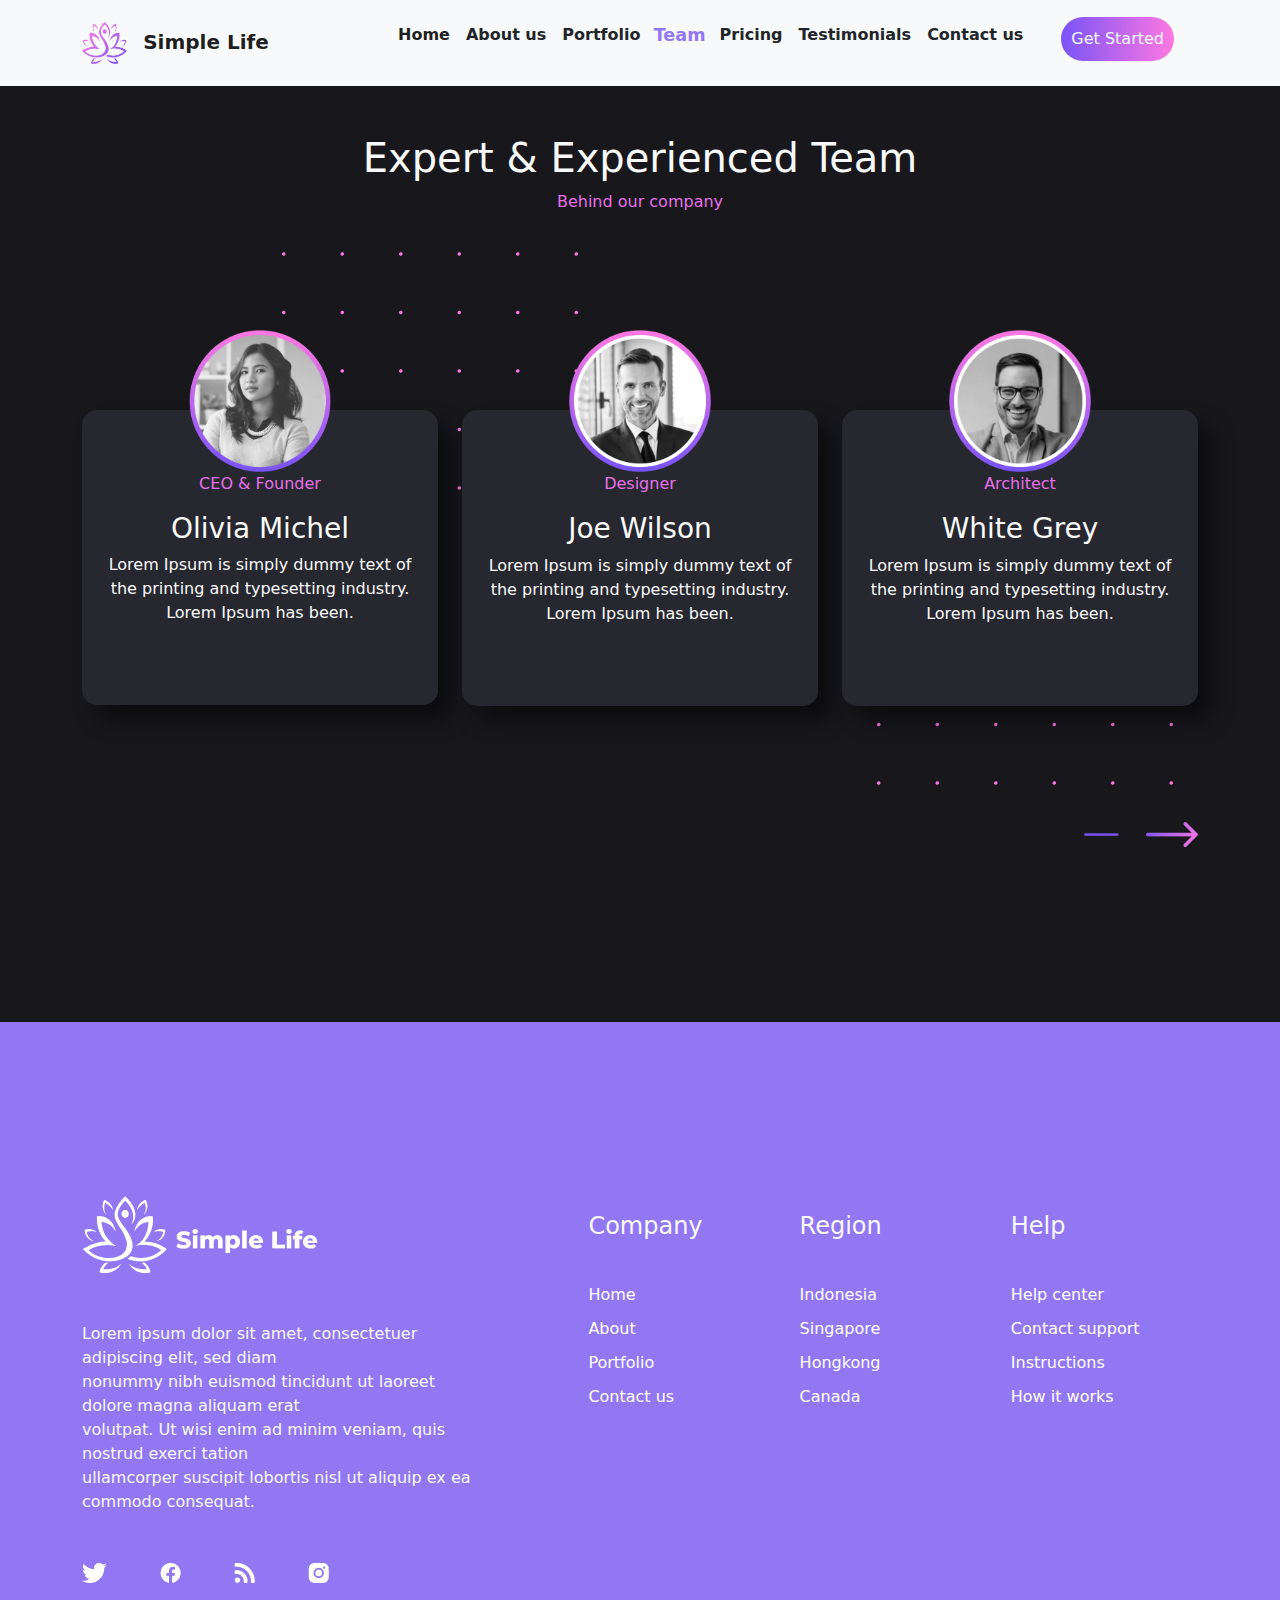
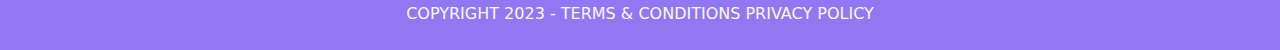
<file: team.html>
<!DOCTYPE html>
<html lang="en">
  <head>
    <meta charset="UTF-8" />
    <meta http-equiv="X-UA-Compatible" content="IE=edge" />
    <meta name="viewport" content="width=device-width, initial-scale=1.0" />
    <title>Simple Life</title>
    <link rel="stylesheet" href="./style.css" />
    <link
      rel="stylesheet"
      href="./fontawesome-free-6.1.2-web/css/all.min.css"
    />
    <link rel="stylesheet" href="./bootstrap/bootstrap.min.css" />
    <link rel="icon" href="./images/Frame.png" />
  </head>
  <body>
    <nav class="navbar navbar-expand-lg bg-light">
        <div class="container">
          <a
            class="navbar-brand d-flex align-items-center gap-3"
            id="mainlogo"
            href="/"
            ><img src="./images/Frame.png" width="20%" alt="jjh" />
            <p style="font-size: 20px; font-weight: bold; margin-top: 14px">
              Simple Life
            </p>
          </a>
          <button
            class="navbar-toggler"
            type="button"
            data-bs-toggle="collapse"
            data-bs-target="#navbarSupportedContent"
            aria-controls="navbarSupportedContent"
            aria-expanded="false"
            aria-label="Toggle navigation"
          >
            <span class="navbar-toggler-icon"></span>
          </button>
  
          <div
            class="collapse navbar-collapse"
            style="flex-grow: 0"
            id="navbarSupportedContent"
          >
            <ul class="navbar-nav me-auto mb-2 mb-lg-0 align-items-center">
              <li class="nav-item">
                <a
                  class="nav-link active"
                  style="font-weight: bold"
                  aria-current="page"
                  href="/"
                  ><p id="frist-link">Home</p></a
                >
              </li>
              <li class="nav-item">
                <a
                  class="nav-link text-dark"
                  style="font-weight: bold"
                  href="./about_us.html"
                  ><p id="second-link">About us</p></a
                >
              </li>
              <li class="nav-item">
                <a
                  class="nav-link text-dark"
                  style="font-weight: bold"
                  href="./portfolio.html"
                  ><p id="third-link">Portfolio</p></a
                >
              </li>
              <li class="nav-item">
                <a
                  class="nav-link text-dark"
                  style="font-weight: bold"
                  href="./team.html"
                  ><p id="fivth-link">Team</p></a
                >
              </li>
              <li class="nav-item">
                <a class="nav-link text-dark" style="font-weight: bold" href="./pricing.html"
                  ><p id="sixth-link">Pricing</p></a
                >
              </li>
              <li class="nav-item">
                <a class="nav-link text-dark" style="font-weight: bold" href="./testimoonials.html"
                  ><p id="seventh-link">Testimonials</p></a
                >
              </li>
              <li class="nav-item">
                <a
                  class="nav-link text-dark"
                  style="font-weight: bold"
                  href="./contact_us.html"
                  ><p id="fourth-link">Contact us</p></a
                >
              </li>
              <a href="./login.html">
                <button id="nav-button" class="me-4 mb-2">Get Started</button></a
              >
            </ul>
          </div>
        </div>
      </nav>



<br><br>
    <div id="expert-team" class="container text-light">
        <div class="text-center">
          <h1>Expert & Experienced Team</h1>
          <p id="behind-text">Behind our company</p>
        </div>

        <div class="row text-center" style="margin-top: 100px">
          <div
            id="border-trans"
            class="col-lg-4 col-md-4 col-sm-12 m-auto mt-5 pt-5"
          >
            <div id="hover-effect">
              <img
                src="./images/Group 37343.png"
                width="40%"
                style="position: relative; bottom: 80px"
                alt=""
              />

              <p id="behind-text">CEO & Founder</p>
              <h3>Olivia Michel</h3>
              <p>
                Lorem Ipsum is simply dummy text of <br />
                the printing and typesetting industry. <br />
                Lorem Ipsum has been.
              </p>
            </div>
          </div>

          <div
            id="border-trans"
            class="col-lg-4 col-md-4 col-sm-12 m-auto mt-5 pt-5"
          >
            <div id="hover-effect">
              <img
                src="./images/Group 37342.png"
                width="40%"
                style="position: relative; bottom: 80px"
                alt=""
              />

              <p id="behind-text">Designer</p>
              <h3>Joe Wilson</h3>
              <p>
                Lorem Ipsum is simply dummy text of <br />
                the printing and typesetting industry. <br />
                Lorem Ipsum has been.
              </p>
            </div>
          </div>
          <div
            id="border-trans"
            class="col-lg-4 col-md-4 col-sm-12 m-auto mt-5 pt-5"
          >
            <div id="hover-effect">
              <img
                src="./images/Group 95.png"
                width="40%"
                style="position: relative; bottom: 80px"
                alt=""
              />

              <p id="behind-text">Architect</p>
              <h3>White Grey</h3>
              <p>
                Lorem Ipsum is simply dummy text of <br />
                the printing and typesetting industry. <br />
                Lorem Ipsum has been.
              </p>
            </div>
          </div>
        </div>
        <img id="decor1" src="./images/Decor.png" alt="" />
        <img id="decor2" src="./images/Decor.png" alt="" />
        <img id="decor3" src="./images/Unionfd.png" alt="" />
      </div>







    
    <footer id="footer-sec" class="text-light">
        <div id="contain-footer-sec" class="container pt-5 pb-5">
          <div>
            <img src="./images/Group 373959.png" alt="" /> <br /><br /><br />
            <p>
              Lorem ipsum dolor sit amet, consectetuer adipiscing elit, sed diam
              <br />
              nonummy nibh euismod tincidunt ut laoreet dolore magna aliquam erat
              <br />
              volutpat. Ut wisi enim ad minim veniam, quis nostrud exerci tation
              <br />
              ullamcorper suscipit lobortis nisl ut aliquip ex ea commodo
              consequat.
            </p>
            <div style="position: relative; bottom: -30px">
              <a href="#"><img src="./images/Vectorjk.png" alt="" /></a>
              <a href="#" class="ms-5"
                ><img src="./images/Vectork.png" alt=""
              /></a>
              <a href="#" class="ms-5"><img src="./images/Union.png" alt="" /></a>
              <a href="#" class="ms-5"
                ><img src="./images/Vector.png" alt=""
              /></a>
            </div>
          </div>
  
          <div class="row mt-3">
            <br />
            <ul type="none" class="col-4">
              <li><h4>Company</h4></li>
              <br />
              <li style="margin-top: 10px">
                <a href="/" style="text-decoration: none; color: white">Home</a>
              </li>
              <li style="margin-top: 10px">
                <a
                  href="./about_us.html"
                  style="text-decoration: none; color: white"
                  >About</a
                >
              </li>
              <li style="margin-top: 10px">
                <a
                  href="./portfolio.html"
                  style="text-decoration: none; color: white"
                  >Portfolio</a
                >
              </li>
              <li style="margin-top: 10px">
                <a
                  href="./contact_us.html"
                  style="text-decoration: none; color: white"
                >
                  Contact us</a
                >
              </li>
            </ul>
            <ul type="none" class="col-4">
              <li><h4>Region</h4></li>
              <br />
              <li style="margin-top: 10px">
                <a href="" style="text-decoration: none; color: white"
                  >Indonesia
                </a>
              </li>
              <li style="margin-top: 10px">
                <a href="" style="text-decoration: none; color: white"
                  >Singapore</a
                >
              </li>
              <li style="margin-top: 10px">
                <a href="" style="text-decoration: none; color: white">
                  Hongkong</a
                >
              </li>
              <li style="margin-top: 10px">
                <a href="" style="text-decoration: none; color: white">Canada</a>
              </li>
            </ul>
            <ul type="none" class="col-4">
              <li><h4>Help</h4></li>
              <br />
              <li style="margin-top: 10px">
                <a href="" style="text-decoration: none; color: white"
                  >Help center</a
                >
              </li>
              <li style="margin-top: 10px">
                <a href="" style="text-decoration: none; color: white"
                  >Contact support</a
                >
              </li>
              <li style="margin-top: 10px">
                <a href="" style="text-decoration: none; color: white"
                  >Instructions
                </a>
              </li>
              <li style="margin-top: 10px">
                <a href="" style="text-decoration: none; color: white"
                  >How it works</a
                >
              </li>
            </ul>
          </div>
        </div>
        <footer class="text-center pb-4">
          COPYRIGHT 2023 - TERMS & CONDITIONS PRIVACY POLICY
        </footer>
      </footer>
  
      <script src="./app.js"></script>
  
      <script src="./fontawesome-free-6.1.2-web/js/all.min.js"></script>
      <script src="./bootstrap/bootstrap.bundle.min.js"></script>
    </body>
  </html>
</file>
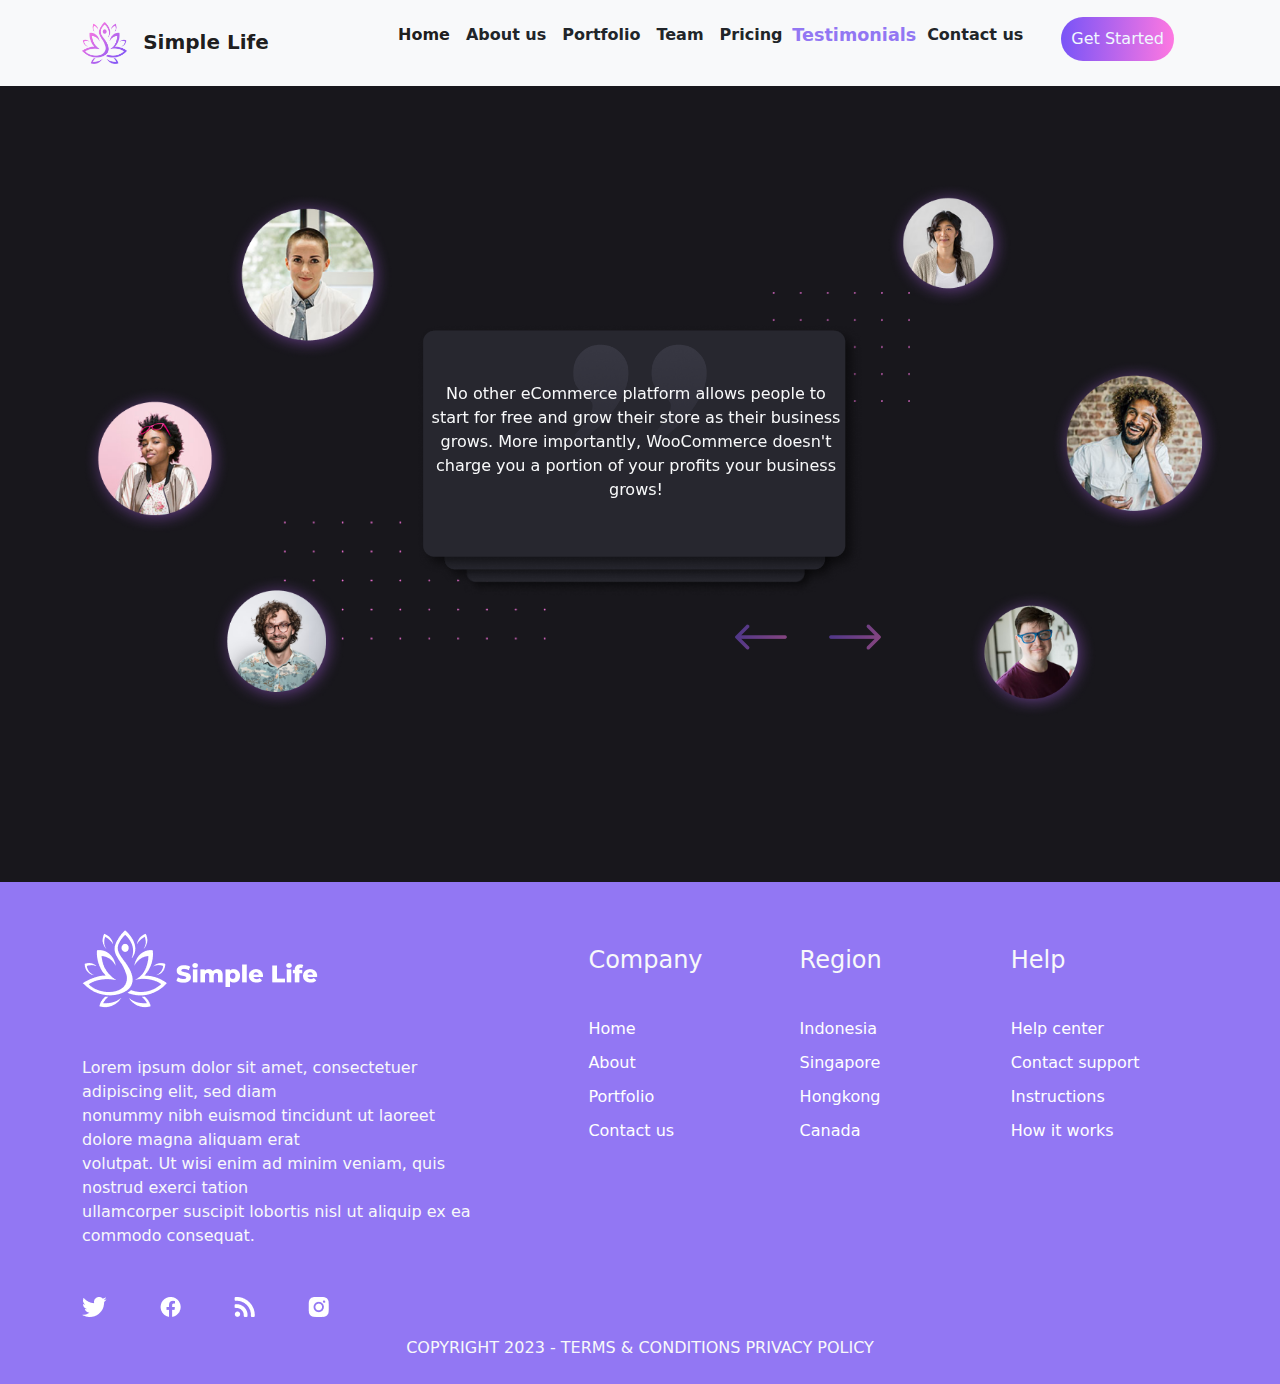
<file: testimoonials.html>
<!DOCTYPE html>
<html lang="en">
  <head>
    <meta charset="UTF-8" />
    <meta http-equiv="X-UA-Compatible" content="IE=edge" />
    <meta name="viewport" content="width=device-width, initial-scale=1.0" />
    <title>Simple Life</title>
    <link rel="stylesheet" href="./style.css" />
    <link
      rel="stylesheet"
      href="./fontawesome-free-6.1.2-web/css/all.min.css"
    />
    <link rel="stylesheet" href="./bootstrap/bootstrap.min.css" />
    <link rel="icon" href="./images/Frame.png" />
  </head>
  <body>
    <nav class="navbar navbar-expand-lg bg-light">
        <div class="container">
          <a
            class="navbar-brand d-flex align-items-center gap-3"
            id="mainlogo"
            href="/"
            ><img src="./images/Frame.png" width="20%" alt="jjh" />
            <p style="font-size: 20px; font-weight: bold; margin-top: 14px">
              Simple Life
            </p>
          </a>
          <button
            class="navbar-toggler"
            type="button"
            data-bs-toggle="collapse"
            data-bs-target="#navbarSupportedContent"
            aria-controls="navbarSupportedContent"
            aria-expanded="false"
            aria-label="Toggle navigation"
          >
            <span class="navbar-toggler-icon"></span>
          </button>
  
          <div
            class="collapse navbar-collapse"
            style="flex-grow: 0"
            id="navbarSupportedContent"
          >
            <ul class="navbar-nav me-auto mb-2 mb-lg-0 align-items-center">
              <li class="nav-item">
                <a
                  class="nav-link active"
                  style="font-weight: bold"
                  aria-current="page"
                  href="/"
                  ><p id="frist-link">Home</p></a
                >
              </li>
              <li class="nav-item">
                <a
                  class="nav-link text-dark"
                  style="font-weight: bold"
                  href="./about_us.html"
                  ><p id="second-link">About us</p></a
                >
              </li>
              <li class="nav-item">
                <a
                  class="nav-link text-dark"
                  style="font-weight: bold"
                  href="./portfolio.html"
                  ><p id="third-link">Portfolio</p></a
                >
              </li>
              <li class="nav-item">
                <a
                  class="nav-link text-dark"
                  style="font-weight: bold"
                  href="./team.html"
                  ><p id="fivth-link">Team</p></a
                >
              </li>
              <li class="nav-item">
                <a class="nav-link text-dark" style="font-weight: bold" href="./pricing.html"
                  ><p id="sixth-link">Pricing</p></a
                >
              </li>
              <li class="nav-item">
                <a class="nav-link text-dark" style="font-weight: bold" href="./testimoonials.html"
                  ><p id="seventh-link">Testimonials</p></a
                >
              </li>
              <li class="nav-item">
                <a
                  class="nav-link text-dark"
                  style="font-weight: bold"
                  href="./contact_us.html"
                  ><p id="fourth-link">Contact us</p></a
                >
              </li>
              <a href="./login.html">
                <button id="nav-button" class="me-4 mb-2">Get Started</button></a
              >
            </ul>
          </div>
        </div>
      </nav>



<br><br>
      <div id="te" class="container m-auto pt-5" style="position: relative">
        <img src="./images/Group 37327.png" id="people-comment" alt="" />
        <img id="decor6" src="./images/Decor.png" alt="" />
        <img id="decor7" src="./images/Group 37362hh.png" alt="" />

        <div
          id="carouselExampleControls"
          class="carousel"
          data-bs-ride="carousel"
        >
          <div id="carouselExampleControls1" class="carousel-inner">
            <div class="carousel-item active" style="height: 400px">
              <p
                class="text-light text-center pe-2"
                id="var-text"
                style="
                  width: 47%;
                  transform: translateY(150%);
                  position: relative;
                  z-index: 199;
                "
              >
                No other eCommerce platform allows people to start for free and
                grow their store as their business grows. More importantly,
                WooCommerce doesn't charge you a portion of your profits your
                business grows!
              </p>
              <img
                src="./images/Rectangle 229g.png"
                class="d-block"
                style="
                  width: 40%;
                  transform: translate(75%, 37%);
                  position: absolute;
                "
                alt="..."
              />
              <img
                src="./images/Rectangle 229g.png"
                class="d-block"
                style="width: 45%; transform: translateY(17%)"
                alt="..."
              />
              <img
                src="./images/Rectangle 229g.png"
                class="d-block"
                style="width: 50%; transform: translateY(-89%)"
                alt="..."
              />
              <img
                src="./images/”.png"
                class="d-block"
                style="width: 15%; transform: translateY(-470%)"
                alt=""
              />
            </div>
            <div class="carousel-item" style="height: 400px">
              <p
                class="text-light text-center pe-2"
                id="var-text"
                style="
                  width: 47%;
                  transform: translateY(150%);
                  position: relative;
                  z-index: 199;
                "
              >
                Lorem ipsum, dolor sit amet consectetur adipisicing elit. Alias,
                repudiandae maxime iure ut exercitationem aliquid, quis
                consequuntur corrupti quam perspiciatis repellat totam officiis
                architecto nulla.
              </p>
              <img
                src="./images/Rectangle 229g.png"
                class="d-block"
                style="
                  width: 40%;
                  transform: translate(75%, 37%);
                  position: absolute;
                "
                alt="..."
              />
              <img
                src="./images/Rectangle 229g.png"
                class="d-block"
                style="width: 45%; transform: translateY(17%)"
                alt="..."
              />
              <img
                src="./images/Rectangle 229g.png"
                class="d-block"
                style="width: 50%; transform: translateY(-89%)"
                alt="..."
              />
              <img
                src="./images/”.png"
                class="d-block"
                style="width: 15%; transform: translateY(-470%)"
                alt=""
              />
            </div>
            <div class="carousel-item" style="height: 400px">
              <p
                class="text-light text-center pe-2"
                id="var-text"
                style="
                  width: 47%;
                  transform: translateY(150%);
                  position: relative;
                  z-index: 199;
                "
              >
                Lorem ipsum dolor sit amet consectetur, adipisicing elit. A
                explicabo libero rem dicta, alias sit? Lorem ipsum dolor sit
                amet. Lorem ipsum dolor sit amet.
              </p>
              <img
                src="./images/Rectangle 229g.png"
                class="d-block"
                style="
                  width: 40%;
                  transform: translate(75%, 37%);
                  position: absolute;
                "
                alt="..."
              />
              <img
                src="./images/Rectangle 229g.png"
                class="d-block"
                style="width: 45%; transform: translateY(17%)"
                alt="..."
              />
              <img
                src="./images/Rectangle 229g.png"
                class="d-block"
                style="width: 50%; transform: translateY(-89%)"
                alt="..."
              />
              <img
                src="./images/”.png"
                class="d-block"
                style="width: 15%; transform: translateY(-470%)"
                alt=""
              />
            </div>
          </div>
          <div id="trdsd-botton">
            <button
              class="carousel-control-prev"
              type="button"
              data-bs-target="#carouselExampleControls"
              data-bs-slide="prev"
            >
              <span aria-hidden="true"
                ><img src="./images/Unionffd.png" alt=""
              /></span>
              <span class="visually-hidden">Previous</span>
            </button>
            <button
              class="carousel-control-next"
              type="button"
              data-bs-target="#carouselExampleControls"
              data-bs-slide="next"
            >
              <span aria-hidden="true"
                ><img src="./images/Uniongj.png" alt=""
              /></span>
              <span class="visually-hidden">Next</span>
            </button>
          </div>
        </div>
      </div>
    </div>










    
    <footer id="footer-sec" class="text-light">
        <div id="contain-footer-sec" class="container pt-5 pb-5">
          <div>
            <img src="./images/Group 373959.png" alt="" /> <br /><br /><br />
            <p>
              Lorem ipsum dolor sit amet, consectetuer adipiscing elit, sed diam
              <br />
              nonummy nibh euismod tincidunt ut laoreet dolore magna aliquam erat
              <br />
              volutpat. Ut wisi enim ad minim veniam, quis nostrud exerci tation
              <br />
              ullamcorper suscipit lobortis nisl ut aliquip ex ea commodo
              consequat.
            </p>
            <div style="position: relative; bottom: -30px">
              <a href="#"><img src="./images/Vectorjk.png" alt="" /></a>
              <a href="#" class="ms-5"
                ><img src="./images/Vectork.png" alt=""
              /></a>
              <a href="#" class="ms-5"><img src="./images/Union.png" alt="" /></a>
              <a href="#" class="ms-5"
                ><img src="./images/Vector.png" alt=""
              /></a>
            </div>
          </div>
  
          <div class="row mt-3">
            <br />
            <ul type="none" class="col-4">
              <li><h4>Company</h4></li>
              <br />
              <li style="margin-top: 10px">
                <a href="/" style="text-decoration: none; color: white">Home</a>
              </li>
              <li style="margin-top: 10px">
                <a
                  href="./about_us.html"
                  style="text-decoration: none; color: white"
                  >About</a
                >
              </li>
              <li style="margin-top: 10px">
                <a
                  href="./portfolio.html"
                  style="text-decoration: none; color: white"
                  >Portfolio</a
                >
              </li>
              <li style="margin-top: 10px">
                <a
                  href="./contact_us.html"
                  style="text-decoration: none; color: white"
                >
                  Contact us</a
                >
              </li>
            </ul>
            <ul type="none" class="col-4">
              <li><h4>Region</h4></li>
              <br />
              <li style="margin-top: 10px">
                <a href="" style="text-decoration: none; color: white"
                  >Indonesia
                </a>
              </li>
              <li style="margin-top: 10px">
                <a href="" style="text-decoration: none; color: white"
                  >Singapore</a
                >
              </li>
              <li style="margin-top: 10px">
                <a href="" style="text-decoration: none; color: white">
                  Hongkong</a
                >
              </li>
              <li style="margin-top: 10px">
                <a href="" style="text-decoration: none; color: white">Canada</a>
              </li>
            </ul>
            <ul type="none" class="col-4">
              <li><h4>Help</h4></li>
              <br />
              <li style="margin-top: 10px">
                <a href="" style="text-decoration: none; color: white"
                  >Help center</a
                >
              </li>
              <li style="margin-top: 10px">
                <a href="" style="text-decoration: none; color: white"
                  >Contact support</a
                >
              </li>
              <li style="margin-top: 10px">
                <a href="" style="text-decoration: none; color: white"
                  >Instructions
                </a>
              </li>
              <li style="margin-top: 10px">
                <a href="" style="text-decoration: none; color: white"
                  >How it works</a
                >
              </li>
            </ul>
          </div>
        </div>
        <footer class="text-center pb-4">
          COPYRIGHT 2023 - TERMS & CONDITIONS PRIVACY POLICY
        </footer>
      </footer>
  
      <script src="./app.js"></script>
  
      <script src="./fontawesome-free-6.1.2-web/js/all.min.js"></script>
      <script src="./bootstrap/bootstrap.bundle.min.js"></script>
    </body>
  </html>
</file>
<file: style.css>
* {
  margin: 0;
  padding: 0;
}
body {
  background-color: #18171c !important;
}
#frist-sec {
  margin-bottom: 30vh;
}
#nav-button {
  border: none;
  padding: 10px;
  border-radius: 36px;
  background: linear-gradient(272.29deg, #ff78e1 0%, #7854f7 100%) !important;
  color: aliceblue;
  margin-left: 30px;
}
#img-back {
  position: absolute;
  width: 100%;
  margin: auto;
  display: flex;
  justify-content: center;
  z-index: -1;
  overflow: hidden;
}
#img-back img {
  width: 100%;
  margin: auto;
  display: flex;
  justify-content: center;
}
#index {
  height: 100%;
  background: rgba(11, 11, 11, 0.805) !important ;
  transform: translateY(-100%);
}
#anmation-slider {
  animation: tst 20s infinite;
}
@keyframes tst {
  0% {
    transform: translateX(-100%);
  }
  50% {
    transform: translateX(-200%);
  }

  100% {
    transform: translateX(-300%);
  }
}
#header-text {
  width: 50%;
  font-weight: bold;
  position: relative;
  left: 4%;
  top: 180px;
}

#second-sec {
  display: grid;
  grid-template-columns: 4fr 5fr;

}

#second-sec-text {
  margin-top: 150px;
}
#behind-text {
  color: #e671e8;
}
#border-trans div {
  background-color: #27272f;
  border-radius: 15px;
  box-shadow: 15px 15px 20px rgba(0, 0, 0, 0.5);
}

#border-trans #hover-effect:hover {
  background-color: #27272f;
  border-radius: 15px;
  background: linear-gradient(180deg, #ff78e1 0%, #7854f7 100%);
  transform: scale(1.02);
}
#hover-effect:hover p {
  color: aliceblue;
}

#hover-effect p,
h3 {
  position: relative;
  bottom: 80px;
}
#priceing-hovering1:hover {
  width: 20rem;
  border-radius: 15px;
  border: none;
  background: linear-gradient(180deg, #ff78e1 0%, #7854f7 100%) !important;
  position: relative;
  bottom: 75px;
}
#priceing-hovering {
  width: 20rem;
  border-radius: 15px;
  border: none;
  background: linear-gradient(180deg, #ff78e1 0%, #7854f7 100%) !important;
  position: relative;
  bottom: 75px;
  margin: 0 3px;
}
#priceing-hovering:hover {
  width: 20rem !important;
  border-radius: 15px !important;
  border: none !important;
  background-color: linear-gradient(
    180deg,
    #ff78e1 0%,
    #7854f7 100%
  ) !important;
  position: relative !important;
  bottom: 75px !important;
}
#people-comment {
  position: absolute;
  width: 100%;
}
#carouselExampleControls1 {
  display: flex;
  justify-content: center;
  transform: translateY(5%);
  width: 100%;
  margin: auto;
}

#carouselExampleControls1 * {
  margin: auto;
  width: 80%;
}
#trdsd-botton {
  position: absolute;
  padding: 55px;
  right: 30%;
}
#footer-sec {
  background: #9277f3;
  position: relative;
  bottom: -300px;
}
#contain-footer-sec {
  display: grid;
  grid-template-columns: 2fr 3fr;
  gap: 100px;
}

#decor {
  position: absolute;
  margin: 230px 190px;
  z-index: -1;
}
#decor1 {
  position: absolute;
  margin: -470px 200px;
  z-index: -10;
}
#decor2 {
  float: right;
  margin: -175px 25px;
  z-index: -1;
}

#decor3 {
  float: right;
  margin-top: 100px;
  margin-left: 1020px;
  z-index: -1;
}
#decor4 {
  position: absolute;
  float: right;
  z-index: -1;
  width: 66%;
}
#decor5 {
  transform: translate(-129%, 30%);
  z-index: -1;
}
#decor6 {
  position: absolute;
  transform: translate(505%, 100%);
  z-index: -1;
  width: 12%;
}
#decor7 {
  transform: translate(77%, 289%);
  position: absolute;
  z-index: -1;
  width: 23%;
}
#decor8 {
  transform: translate(177%, 2789%);
  position: absolute;
  width: 8%;
}
#decor9 {
  position: absolute;
  bottom: -130px;
  right: 45px;
  z-index: -1;
}
#decor99 {
  position: absolute;
  bottom: -710px;
  left: 255px;
  z-index: -1;
}
#frisr-about-sec {
  display: grid;
  grid-template-columns: 3fr 2fr;
}
#second-about-sec {
  display: grid;
  grid-template-columns: 3fr 2fr;
}
#footer-sec2 {
  background: #9277f3;
  position: relative;
  bottom: -60px;
}
#nav-Portfolio {
  background: #27272f;
  padding: 0 15px 0 15px;
  border-radius: 10px;
  box-shadow: 15px 15px 20px rgba(0, 0, 0, 0.5);
}
#nav-Portfolio1 * {
  display: flex;
  gap: 15px;
  color: aliceblue;
  text-decoration: none;
}
#dooods li a {
  position: absolute;
  right: 0;
  transform: translateY(-190%);
}
#decor10 {
  position: absolute;
  right: 10px;
  top: 350px;
  z-index: -1;
}
#frist-input,
#second-input {
  border-radius: 30px;
  background: none;
  border: #7854f7 solid 1px;
  padding: 7px 13px;
  color: aliceblue;
  width: 100%;
}
#input-sign {
  width: 80%;
  margin: auto;
}
#send-massage {
  height: 70%;
  background: #27272f;
  border-radius: 20px 0 0 20px;
  padding: 10px 20px;
}
#contact-section {
  display: grid;
  grid-template-columns: 2fr 3fr;
}
#map-section {
  height: 70%;
}
#frist-input1,
#second-input2 {
  border-radius: 7px;
  background: none;
  border: #7854f7 solid 1px;
  padding: 7px 13px;
  color: aliceblue;
  width: 100%;
}
#third-input3 {
  border-radius: 7px;
  background: none;
  border: #7854f7 solid 1px;
  padding: 7px 13px 120px;
  color: aliceblue;
  width: 100%;
  height: 170px;
}
#decore11 {
  transform: translate(-100%, 10%);
  position: absolute;
  z-index: -1;
}
#login-griding {
  background: #27272ffe;
  border-radius: 15px;
  z-index: -2;
}

@media (max-width: 790px) {
  #nav-Portfolio1 {
    display: flex;
    flex-direction: column;
  }
  #contain-footer-sec {
    display: flex;
    flex-direction: column;
    gap: 100px;
  }
  #footer-sec,
  #footer-sec2 {
    background: #9277f3;
    position: relative;
    bottom: -240px;
  }
  #second-sec {
    display: flex;
    flex-direction: column;
    gap: 70px;
  }
  #second-sec-text {
    margin-top: -50px;
  }
  #header-text {
    width: 95%;
    font-weight: bold;
    transform: translateY(-50%);
    
  }
  #decor,
  #decor1 {
    display: none;
  }
  #frisr-about-sec {
    display: flex;
    flex-direction: column;
  }
  #second-about-sec {
    display: flex;
    flex-direction: column;
  }
  #decor99 {
    display: none;
  }
  #contact-section {
    display: flex;
    flex-direction: column;
  }
  #map-section {
    width: 100%;
  }
  #send-massage {
    height: 70%;
    background: #27272f;
    border-radius: 20px 20px 0 0;
    padding: 10px 20px;
    text-align: center;
  }
}
@media (max-width: 350px) {
  #mainlogo {
    width: 50% !important;
  }
}
@media (max-width: 600px) {
  #people-comment {
    width: 80% !important;
    margin-left: 40px;
  }
}
@media (max-width: 995px) {
  #carouselExampleControls1 {
    display: flex;
    flex-direction: column;
    transform: translate(-15%, -15%);
    margin: auto;
  }
  #carouselExampleControls1 * {
    margin: auto;
    width: 135%;
  }
  #trdsd-botton {
    position: absolute;
    padding: 55px;
    right: 17%;
  }
}
@media (max-width: 385px) {
  #var-text {
    transform: translateY(110%) !important;
    font-size: 14px;
  }
  #trdsd-botton {
    position: absolute;
    padding: 55px;
    right: 30%;
    margin-top: -59% !important;
  }
}
@media (max-width: 555px) {
  #carouselExampleControls1 {
    transform: translate(-33%, -23%);
    margin: auto;
    width: 150%;
  }
  #carouselExampleControls1 * {
    margin: auto;
    position: relative;
  }
  #trdsd-botton {
    position: absolute;
    padding: 55px;
    right: 30%;
    margin-top: -30%;
  }
}
.ro img {
  margin: 10px;
}
@media (max-width: 450px) {
  .ro img {
    width: 80%;
  }
}
.active0 * {
  color: #7854f7 !important;
}
.active1 * {
  color: #7854f7 !important;
}
.switcher {
  margin-top: 15px;
  cursor: pointer;
}
#frist-filter {
  cursor: pointer;
}
#frist *{
  font-size: 22px;
  color:#42424b;
}
#second *{
  font-size: 22px;
  color:#42424b;
}
#third *{
  font-size: 22px;
  color:#42424b;
}
</file>
